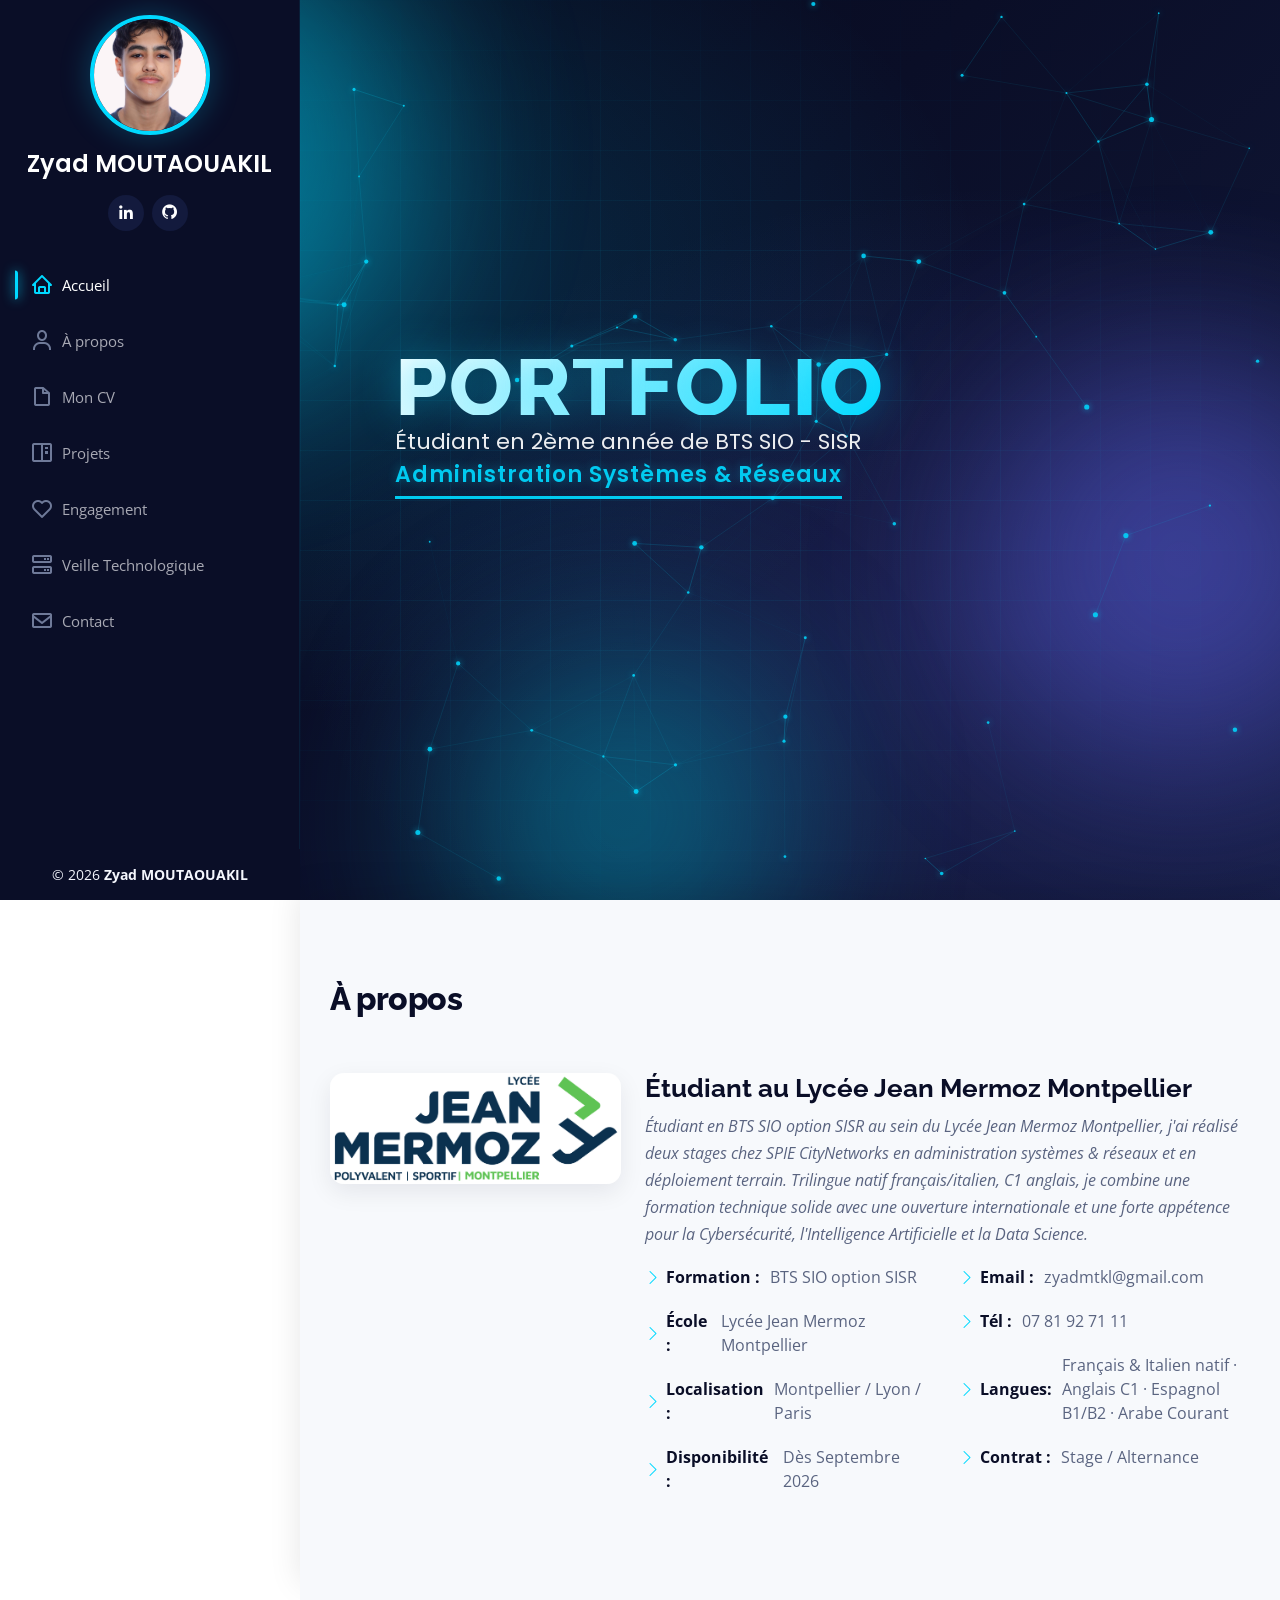
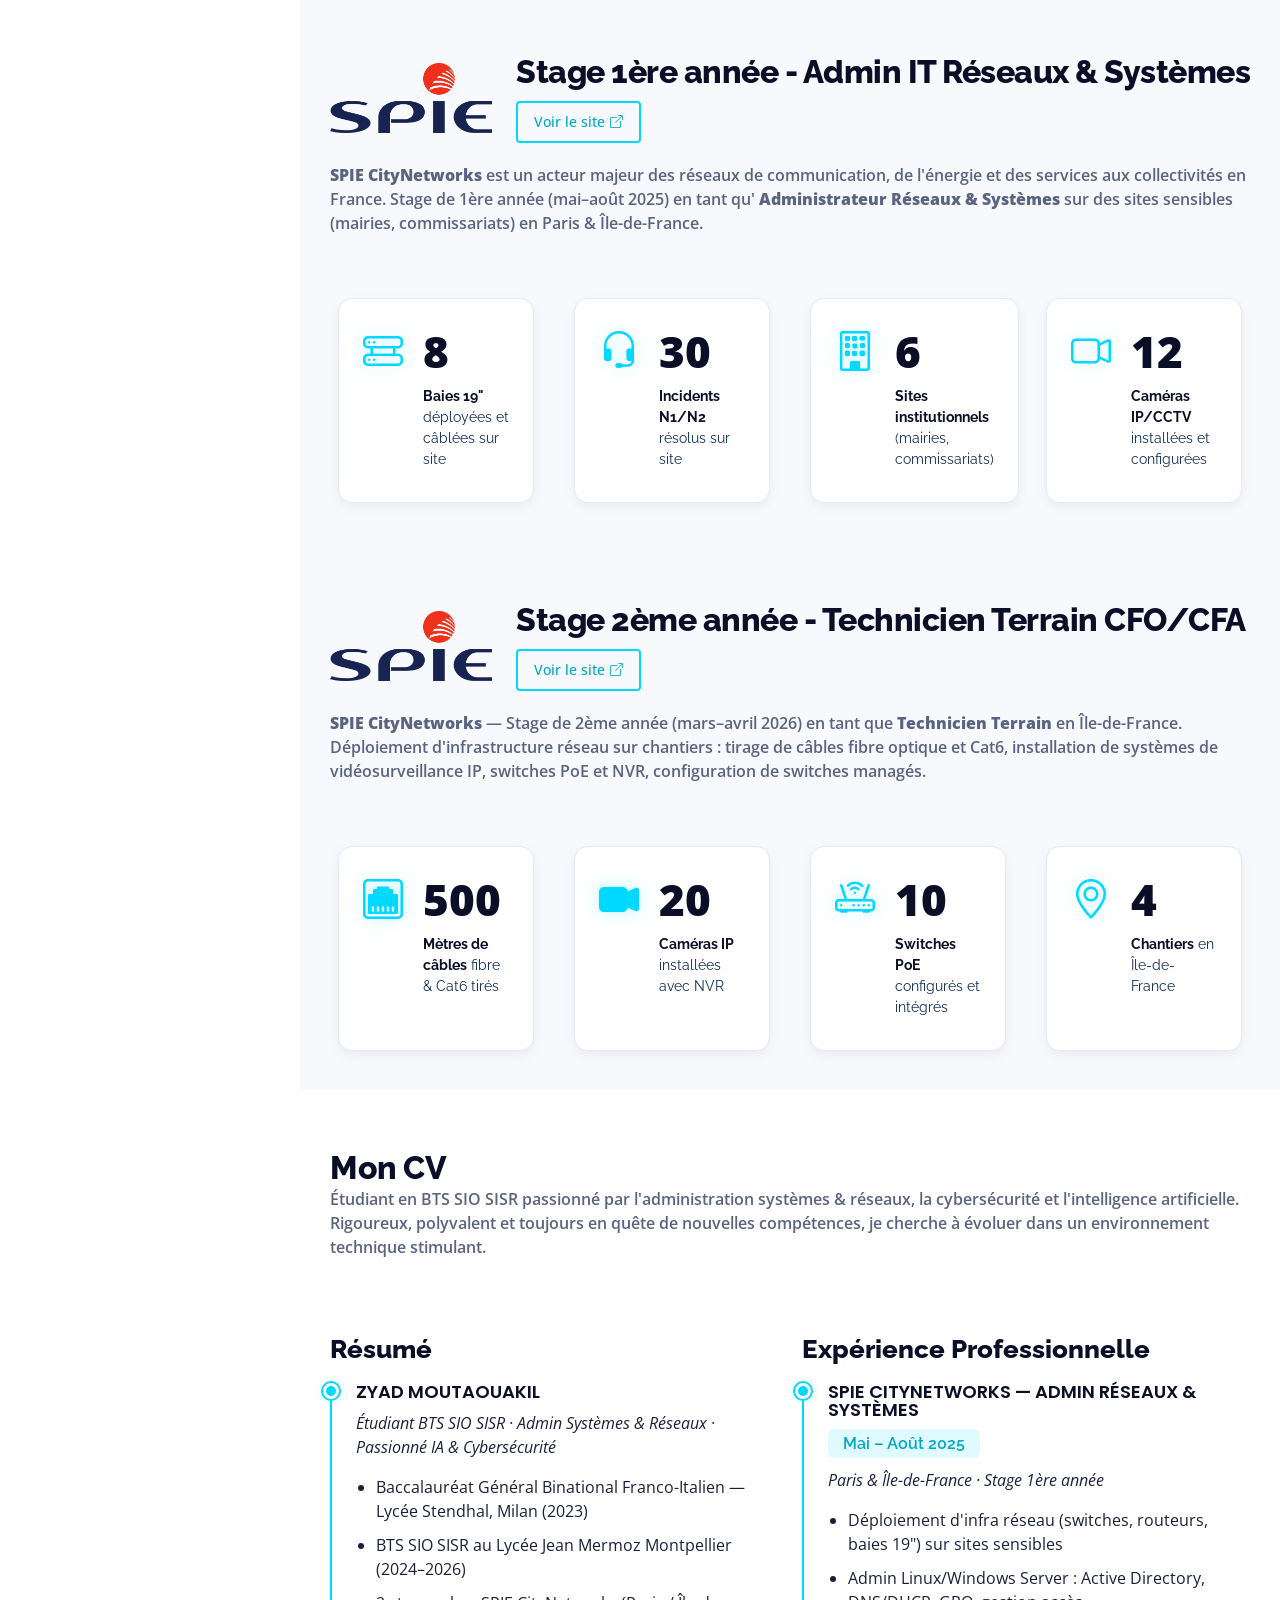
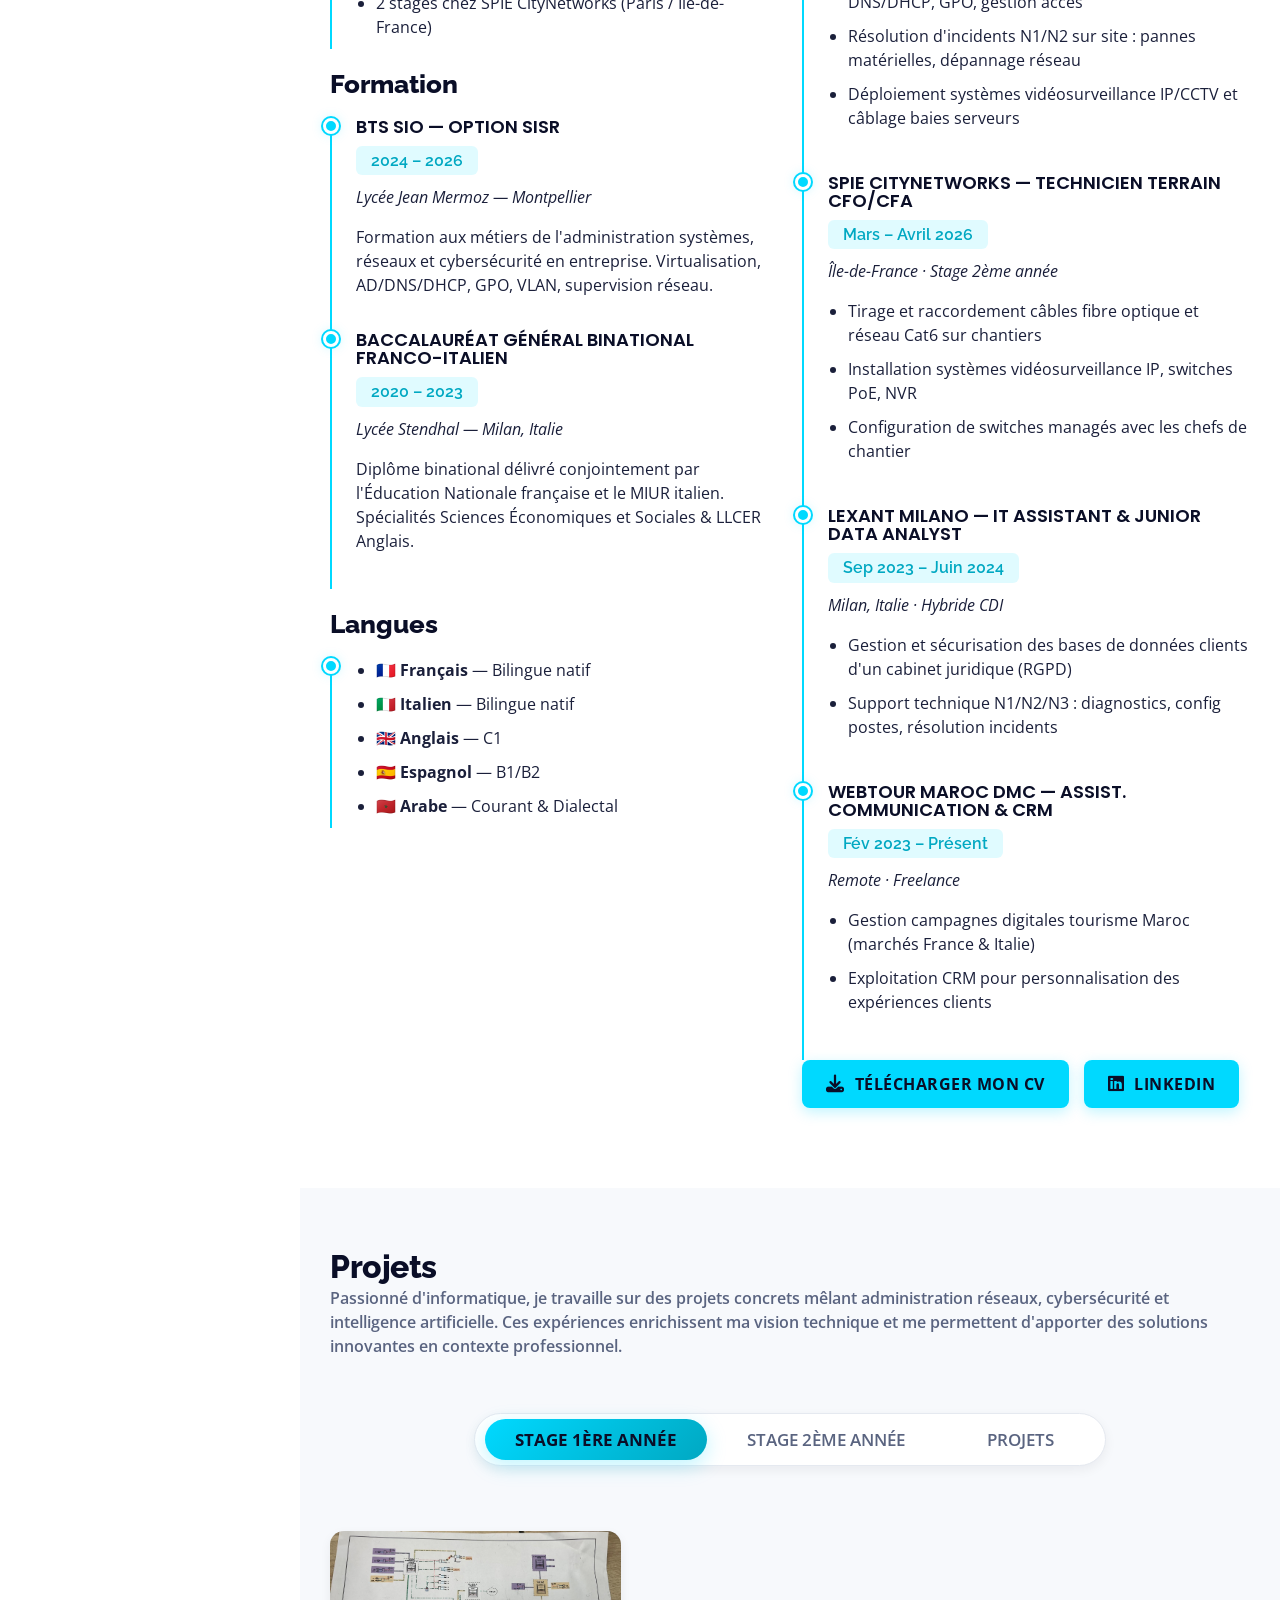
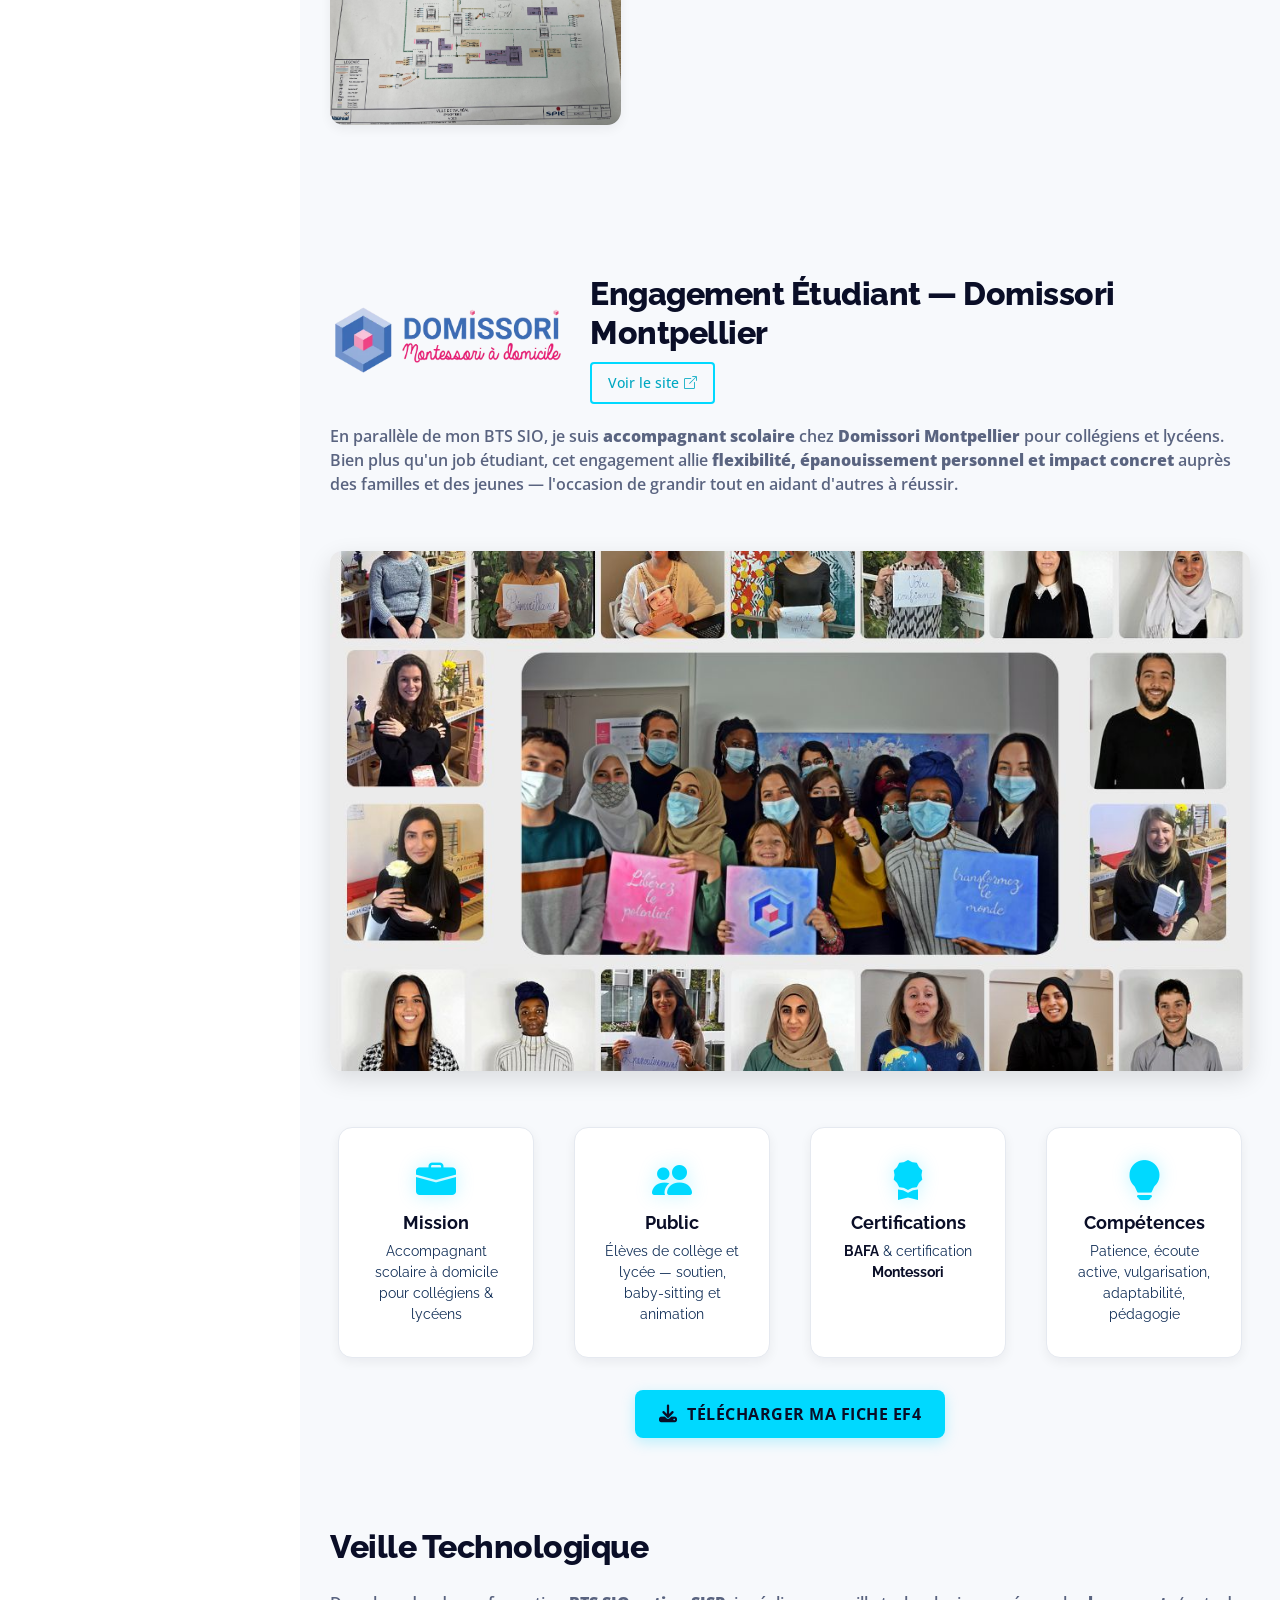
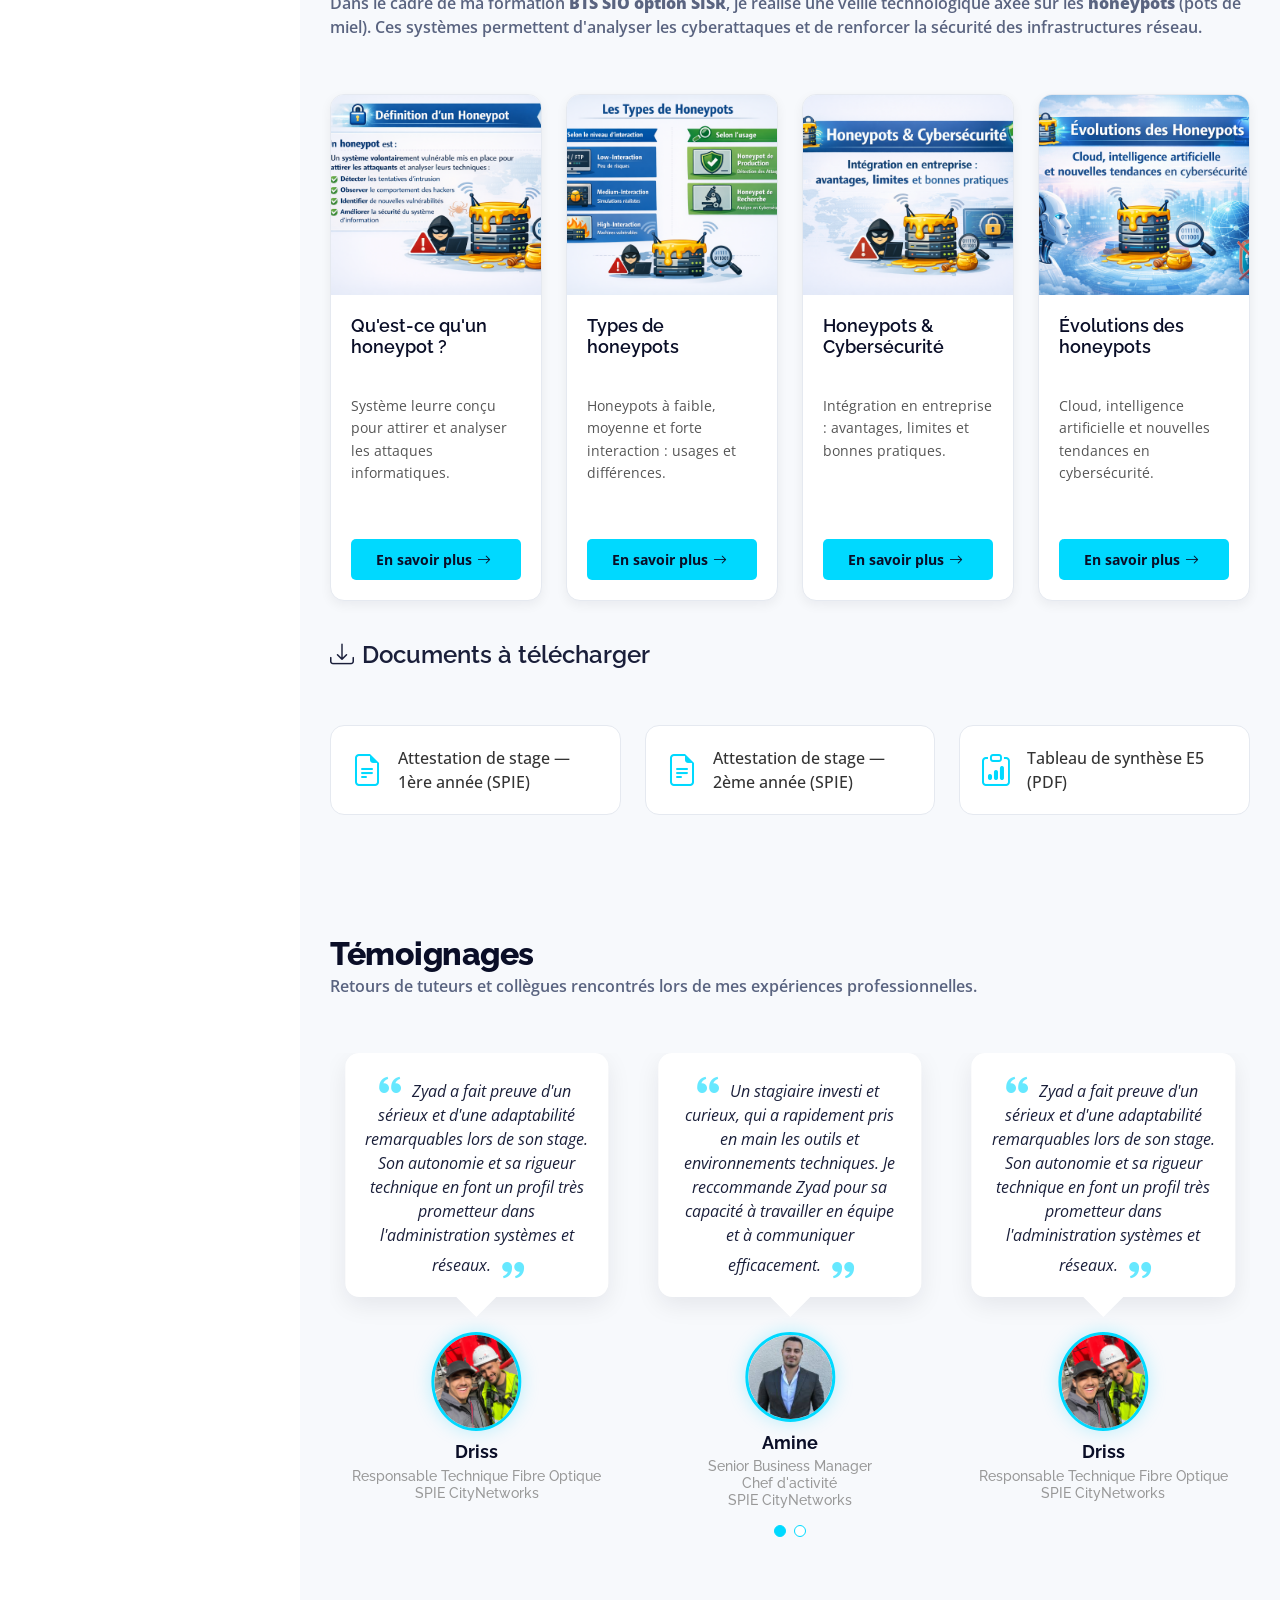
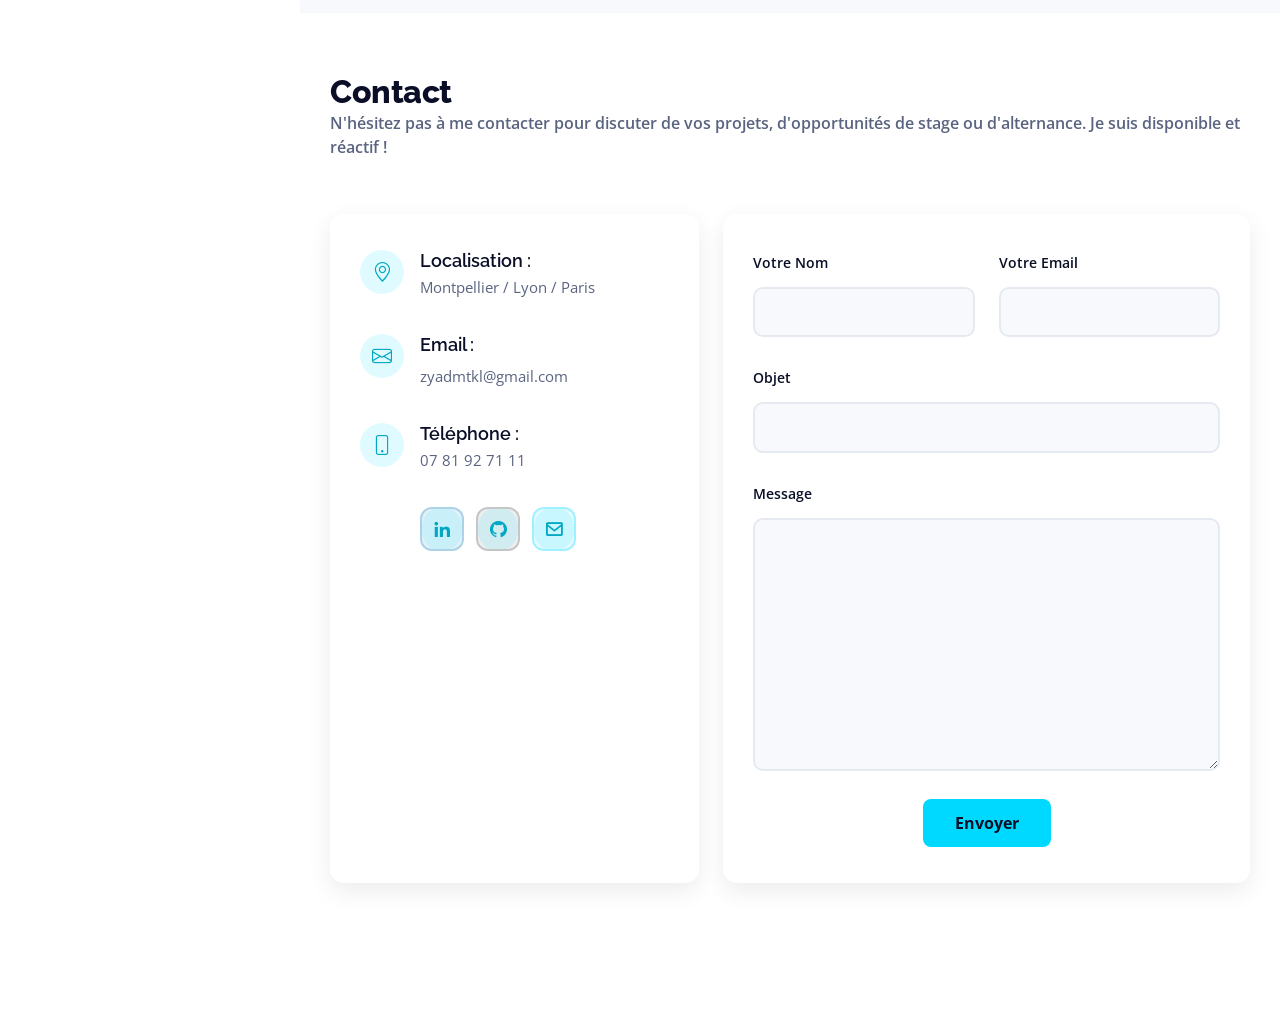
<file: index.html>
<!doctype html>
<html lang="fr">
  <head>
    <meta charset="utf-8" />
    <meta content="width=device-width, initial-scale=1.0" name="viewport" />

    <title>Portfolio — Zyad MOUTAOUAKIL</title>
    <meta
      content="Portfolio de Zyad MOUTAOUAKIL, étudiant BTS SIO option SISR au Lycée Jean Mermoz Montpellier"
      name="description"
    />
    <meta
      content="BTS SIO, SISR, réseaux, systèmes, cybersécurité, administration, Montpellier, Paris"
      name="keywords"
    />

    <!-- Favicons -->
    <link href="assets/img/favicon.png" rel="icon" />
    <link href="assets/img/apple-touch-icon.png" rel="apple-touch-icon" />

    <!-- Google Fonts -->
    <link
      href="https://fonts.googleapis.com/css?family=Open+Sans:300,300i,400,400i,600,600i,700,700i|Raleway:300,300i,400,400i,500,500i,600,600i,700,700i|Poppins:300,300i,400,400i,500,500i,600,600i,700,700i"
      rel="stylesheet"
    />

    <!-- Vendor CSS Files -->
    <link href="assets/vendor/aos/aos.css" rel="stylesheet" />
    <link
      href="assets/vendor/bootstrap/css/bootstrap.min.css"
      rel="stylesheet"
    />
    <link
      href="assets/vendor/bootstrap-icons/bootstrap-icons.css"
      rel="stylesheet"
    />
    <link href="assets/vendor/boxicons/css/boxicons.min.css" rel="stylesheet" />
    <link
      href="assets/vendor/glightbox/css/glightbox.min.css"
      rel="stylesheet"
    />
    <link href="assets/vendor/swiper/swiper-bundle.min.css" rel="stylesheet" />

    <!-- Font Awesome -->
    <link
      rel="stylesheet"
      href="https://cdnjs.cloudflare.com/ajax/libs/font-awesome/6.4.0/css/all.min.css"
    />

    <!-- Template Main CSS File -->
    <link href="assets/css/style.css" rel="stylesheet" />
    <!-- Tech Sobre Override -->
    <link href="assets/css/tech-sobre.css" rel="stylesheet" />
  </head>

  <body>
    <!-- ======= Mobile nav toggle button ======= -->
    <i class="bi bi-list mobile-nav-toggle d-xl-none"></i>

    <!-- ======= Header ======= -->
    <header id="header">
      <div class="d-flex flex-column">
        <div class="profile">
          <img
            src="assets/img/zyad-PFP.jpg"
            alt="Zyad MOUTAOUAKIL"
            class="img-fluid rounded-circle"
          />
          <h1 class="text-light"><a href="index.html">Zyad MOUTAOUAKIL</a></h1>
          <div class="social-links mt-3 text-center">
            <a
              href="https://www.linkedin.com/in/zyad-it"
              class="linkedin"
              target="_blank"
              ><i class="bx bxl-linkedin"></i
            ></a>
            <a href="https://github.com/Zyvdinho" class="github" target="_blank"
              ><i class="bx bxl-github"></i
            ></a>
          </div>
        </div>

        <nav id="navbar" class="nav-menu navbar">
          <ul>
            <li>
              <a href="#hero" class="nav-link scrollto active"
                ><i class="bx bx-home"></i> <span>Accueil</span></a
              >
            </li>
            <li>
              <a href="#about" class="nav-link scrollto"
                ><i class="bx bx-user"></i> <span>À propos</span></a
              >
            </li>
            <li>
              <a href="#resume" class="nav-link scrollto"
                ><i class="bx bx-file-blank"></i> <span>Mon CV</span></a
              >
            </li>
            <li>
              <a href="#portfolio" class="nav-link scrollto"
                ><i class="bx bx-book-content"></i> <span>Projets</span></a
              >
            </li>
            <li>
              <a href="#engagement" class="nav-link scrollto"
                ><i class="bx bx-heart"></i> <span>Engagement</span></a
              >
            </li>
            <li>
              <a href="#services" class="nav-link scrollto"
                ><i class="bx bx-server"></i>
                <span>Veille Technologique</span></a
              >
            </li>
            <li>
              <a href="#contact" class="nav-link scrollto"
                ><i class="bx bx-envelope"></i> <span>Contact</span></a
              >
            </li>
          </ul>
        </nav>
      </div>
    </header>
    <!-- End Header -->

    <!-- ======= Hero Section ======= -->
    <section
      id="hero"
      class="d-flex flex-column justify-content-center align-items-center"
    >
      <!-- Orbes lumineux animés -->
      <div class="hero-orbs">
        <span class="orb orb-1"></span>
        <span class="orb orb-2"></span>
        <span class="orb orb-3"></span>
      </div>
      <!-- Réseau de particules animées -->
      <canvas id="hero-canvas"></canvas>

      <div class="hero-container" data-aos="fade-in">
        <h1>PORTFOLIO</h1>
        <p>
          Étudiant en 2ème année de BTS SIO - SISR<br />
          <span>Administration Systèmes &amp; Réseaux</span>
        </p>
      </div>
    </section>
    <!-- End Hero -->

    <main id="main">
      <!-- ======= About Section ======= -->
      <section id="about" class="about">
        <div class="container">
          <div class="section-title">
            <h2>À propos</h2>
          </div>

          <div class="row">
            <div class="col-lg-4" data-aos="fade-right">
              <img
                src="assets/img/Logo-Mermoz.jpg"
                class="img-fluid"
                alt="Mermoz Montpellier"
              />
            </div>
            <div class="col-lg-8 pt-4 pt-lg-0 content" data-aos="fade-left">
              <h3>Étudiant au Lycée Jean Mermoz Montpellier</h3>
              <p class="fst-italic">
                Étudiant en BTS SIO option SISR au sein du Lycée Jean Mermoz
                Montpellier, j'ai réalisé deux stages chez SPIE CityNetworks en
                administration systèmes &amp; réseaux et en déploiement terrain.
                Trilingue natif français/italien, C1 anglais, je combine une
                formation technique solide avec une ouverture internationale et
                une forte appétence pour la Cybersécurité, l'Intelligence
                Artificielle et la Data Science.
              </p>
              <div class="row">
                <div class="col-lg-6">
                  <ul>
                    <li>
                      <i class="bi bi-chevron-right"></i>
                      <strong>Formation :</strong>
                      <span>BTS SIO option SISR</span>
                    </li>
                    <li>
                      <i class="bi bi-chevron-right"></i>
                      <strong>École :</strong>
                      <span>Lycée Jean Mermoz Montpellier</span>
                    </li>
                    <li>
                      <i class="bi bi-chevron-right"></i>
                      <strong>Localisation :</strong>
                      <span>Montpellier / Lyon / Paris</span>
                    </li>
                    <li>
                      <i class="bi bi-chevron-right"></i>
                      <strong>Disponibilité :</strong>
                      <span>Dès Septembre 2026</span>
                    </li>
                  </ul>
                </div>
                <div class="col-lg-6">
                  <ul>
                    <li>
                      <i class="bi bi-chevron-right"></i>
                      <strong>Email :</strong> <span>zyadmtkl@gmail.com</span>
                    </li>
                    <li>
                      <i class="bi bi-chevron-right"></i> <strong>Tél :</strong>
                      <span>07 81 92 71 11</span>
                    </li>
                    <li>
                      <i class="bi bi-chevron-right"></i>
                      <strong>Langues:</strong>
                      <span
                        >Français &amp; Italien natif · Anglais C1 · Espagnol
                        B1/B2 · Arabe Courant</span
                      >
                    </li>
                    <li>
                      <i class="bi bi-chevron-right"></i>
                      <strong>Contrat :</strong> <span>Stage / Alternance</span>
                    </li>
                  </ul>
                </div>
              </div>
            </div>
          </div>
        </div>
      </section>
      <!-- End About Section -->

      <!-- ======= Facts Section — SPIE Stage 1ère année ======= -->
      <section id="facts" class="facts section-bg">
        <div class="container">
          <div class="section-title">
            <div class="company-header">
              <img
                src="assets/img/Spie.svg.png"
                alt="SPIE CityNetworks"
                class="company-logo"
              />
              <div class="company-title-wrapper">
                <h2>Stage 1ère année - Admin IT Réseaux & Systèmes</h2>
                <a
                  href="https://www.spie.com/fr/"
                  target="_blank"
                  class="btn-visit-site"
                >
                  Voir le site <i class="bi bi-box-arrow-up-right"></i>
                </a>
              </div>
            </div>
            <p>
              <strong>SPIE CityNetworks</strong> est un acteur majeur des
              réseaux de communication, de l'énergie et des services aux
              collectivités en France. Stage de 1ère année (mai–août 2025) en
              tant qu'
              <strong>Administrateur Réseaux &amp; Systèmes</strong> sur des
              sites sensibles (mairies, commissariats) en Paris &amp;
              Île-de-France.
            </p>
          </div>

          <div class="row no-gutters">
            <div
              class="col-lg-3 col-md-6 d-md-flex align-items-md-stretch"
              data-aos="fade-up"
            >
              <div class="count-box">
                <i class="bi bi-hdd-rack"></i>
                <span
                  data-purecounter-start="0"
                  data-purecounter-end="8"
                  data-purecounter-duration="1"
                  class="purecounter"
                ></span>
                <p><strong>Baies 19"</strong> déployées et câblées sur site</p>
              </div>
            </div>

            <div
              class="col-lg-3 col-md-6 d-md-flex align-items-md-stretch"
              data-aos="fade-up"
              data-aos-delay="100"
            >
              <div class="count-box">
                <i class="bi bi-headset"></i>
                <span
                  data-purecounter-start="0"
                  data-purecounter-end="30"
                  data-purecounter-duration="1"
                  class="purecounter"
                ></span>
                <p><strong>Incidents N1/N2</strong> résolus sur site</p>
              </div>
            </div>

            <div
              class="col-lg-3 col-md-6 d-md-flex align-items-md-stretch"
              data-aos="fade-up"
              data-aos-delay="200"
            >
              <div class="count-box">
                <i class="bi bi-building"></i>
                <span
                  data-purecounter-start="0"
                  data-purecounter-end="6"
                  data-purecounter-duration="1"
                  class="purecounter"
                ></span>
                <p>
                  <strong>Sites institutionnels</strong> (mairies,
                  commissariats)
                </p>
              </div>
            </div>

            <div
              class="col-lg-3 col-md-6 d-md-flex align-items-md-stretch"
              data-aos="fade-up"
              data-aos-delay="300"
            >
              <div class="count-box">
                <i class="bi bi-camera-video"></i>
                <span
                  data-purecounter-start="0"
                  data-purecounter-end="12"
                  data-purecounter-duration="1"
                  class="purecounter"
                ></span>
                <p>
                  <strong>Caméras IP/CCTV</strong> installées et configurées
                </p>
              </div>
            </div>
          </div>
        </div>
      </section>
      <!-- End Facts Section -->

      <!-- ======= Facts Section 2 — SPIE Stage 2ème année ======= -->
      <section id="facts2" class="facts section-bg">
        <div class="container">
          <div class="section-title">
            <div class="company-header">
              <img
                src="assets/img/Spie.svg.png"
                alt="SPIE CityNetworks"
                class="company-logo"
              />
              <div class="company-title-wrapper">
                <h2>Stage 2ème année - Technicien Terrain CFO/CFA</h2>
                <a
                  href="https://www.spie.com/fr/"
                  target="_blank"
                  class="btn-visit-site"
                >
                  Voir le site <i class="bi bi-box-arrow-up-right"></i>
                </a>
              </div>
            </div>
            <p>
              <strong>SPIE CityNetworks</strong> — Stage de 2ème année
              (mars–avril 2026) en tant que <strong>Technicien Terrain</strong>
              en Île-de-France. Déploiement d'infrastructure réseau sur
              chantiers : tirage de câbles fibre optique et Cat6, installation
              de systèmes de vidéosurveillance IP, switches PoE et NVR,
              configuration de switches managés.
            </p>
          </div>

          <div class="row no-gutters">
            <div
              class="col-lg-3 col-md-6 d-md-flex align-items-md-stretch"
              data-aos="fade-up"
            >
              <div class="count-box">
                <i class="bi bi-ethernet"></i>
                <span
                  data-purecounter-start="0"
                  data-purecounter-end="500"
                  data-purecounter-duration="1"
                  class="purecounter"
                ></span>
                <p><strong>Mètres de câbles</strong> fibre &amp; Cat6 tirés</p>
              </div>
            </div>

            <div
              class="col-lg-3 col-md-6 d-md-flex align-items-md-stretch"
              data-aos="fade-up"
              data-aos-delay="100"
            >
              <div class="count-box">
                <i class="bi bi-camera-video-fill"></i>
                <span
                  data-purecounter-start="0"
                  data-purecounter-end="20"
                  data-purecounter-duration="1"
                  class="purecounter"
                ></span>
                <p><strong>Caméras IP</strong> installées avec NVR</p>
              </div>
            </div>

            <div
              class="col-lg-3 col-md-6 d-md-flex align-items-md-stretch"
              data-aos="fade-up"
              data-aos-delay="200"
            >
              <div class="count-box">
                <i class="bi bi-router"></i>
                <span
                  data-purecounter-start="0"
                  data-purecounter-end="10"
                  data-purecounter-duration="1"
                  class="purecounter"
                ></span>
                <p><strong>Switches PoE</strong> configurés et intégrés</p>
              </div>
            </div>

            <div
              class="col-lg-3 col-md-6 d-md-flex align-items-md-stretch"
              data-aos="fade-up"
              data-aos-delay="300"
            >
              <div class="count-box">
                <i class="bi bi-geo-alt"></i>
                <span
                  data-purecounter-start="0"
                  data-purecounter-end="4"
                  data-purecounter-duration="1"
                  class="purecounter"
                ></span>
                <p><strong>Chantiers</strong> en Île-de-France</p>
              </div>
            </div>
          </div>
        </div>
      </section>
      <!-- End Facts Section 2 -->

      <!-- ======= Resume Section ======= -->
      <section id="resume" class="resume">
        <div class="container">
          <div class="section-title">
            <h2>Mon CV</h2>
            <p>
              Étudiant en BTS SIO SISR passionné par l'administration systèmes
              &amp; réseaux, la cybersécurité et l'intelligence artificielle.
              Rigoureux, polyvalent et toujours en quête de nouvelles
              compétences, je cherche à évoluer dans un environnement technique
              stimulant.
            </p>
          </div>

          <div class="row">
            <div class="col-lg-6" data-aos="fade-up">
              <h3 class="resume-title">Résumé</h3>
              <div class="resume-item pb-0">
                <h4>Zyad MOUTAOUAKIL</h4>
                <p>
                  <em
                    >Étudiant BTS SIO SISR · Admin Systèmes &amp; Réseaux ·
                    Passionné IA &amp; Cybersécurité</em
                  >
                </p>
                <ul>
                  <li>
                    Baccalauréat Général Binational Franco-Italien — Lycée
                    Stendhal, Milan (2023)
                  </li>
                  <li>
                    BTS SIO SISR au Lycée Jean Mermoz Montpellier (2024–2026)
                  </li>
                  <li>
                    2 stages chez SPIE CityNetworks (Paris / Île-de-France)
                  </li>
                </ul>
              </div>

              <h3 class="resume-title">Formation</h3>
              <div class="resume-item">
                <h4>BTS SIO — Option SISR</h4>
                <h5>2024 – 2026</h5>
                <p><em>Lycée Jean Mermoz — Montpellier</em></p>
                <p>
                  Formation aux métiers de l'administration systèmes, réseaux et
                  cybersécurité en entreprise. Virtualisation, AD/DNS/DHCP, GPO,
                  VLAN, supervision réseau.
                </p>
              </div>
              <div class="resume-item">
                <h4>Baccalauréat Général Binational Franco-Italien</h4>
                <h5>2020 – 2023</h5>
                <p><em>Lycée Stendhal — Milan, Italie</em></p>
                <p>
                  Diplôme binational délivré conjointement par l'Éducation
                  Nationale française et le MIUR italien. Spécialités Sciences
                  Économiques et Sociales &amp; LLCER Anglais.
                </p>
              </div>

              <h3 class="resume-title">Langues</h3>
              <div class="resume-item pb-0">
                <ul>
                  <li>🇫🇷 <strong>Français</strong> — Bilingue natif</li>
                  <li>🇮🇹 <strong>Italien</strong> — Bilingue natif</li>
                  <li>🇬🇧 <strong>Anglais</strong> — C1</li>
                  <li>🇪🇸 <strong>Espagnol</strong> — B1/B2</li>
                  <li>🇲🇦 <strong>Arabe</strong> — Courant & Dialectal</li>
                </ul>
              </div>
            </div>

            <div class="col-lg-6" data-aos="fade-up" data-aos-delay="100">
              <h3 class="resume-title">Expérience Professionnelle</h3>

              <div class="resume-item">
                <h4>SPIE CityNetworks — Admin Réseaux &amp; Systèmes</h4>
                <h5>Mai – Août 2025</h5>
                <p><em>Paris &amp; Île-de-France · Stage 1ère année</em></p>
                <ul>
                  <li>
                    Déploiement d'infra réseau (switches, routeurs, baies 19")
                    sur sites sensibles
                  </li>
                  <li>
                    Admin Linux/Windows Server : Active Directory, DNS/DHCP,
                    GPO, gestion accès
                  </li>
                  <li>
                    Résolution d'incidents N1/N2 sur site : pannes matérielles,
                    dépannage réseau
                  </li>
                  <li>
                    Déploiement systèmes vidéosurveillance IP/CCTV et câblage
                    baies serveurs
                  </li>
                </ul>
              </div>

              <div class="resume-item">
                <h4>SPIE CityNetworks — Technicien Terrain CFO/CFA</h4>
                <h5>Mars – Avril 2026</h5>
                <p><em>Île-de-France · Stage 2ème année</em></p>
                <ul>
                  <li>
                    Tirage et raccordement câbles fibre optique et réseau Cat6
                    sur chantiers
                  </li>
                  <li>
                    Installation systèmes vidéosurveillance IP, switches PoE,
                    NVR
                  </li>
                  <li>
                    Configuration de switches managés avec les chefs de chantier
                  </li>
                </ul>
              </div>

              <div class="resume-item">
                <h4>LEXANT Milano — IT Assistant &amp; Junior Data Analyst</h4>
                <h5>Sep 2023 – Juin 2024</h5>
                <p><em>Milan, Italie · Hybride CDI</em></p>
                <ul>
                  <li>
                    Gestion et sécurisation des bases de données clients d'un
                    cabinet juridique (RGPD)
                  </li>
                  <li>
                    Support technique N1/N2/N3 : diagnostics, config postes,
                    résolution incidents
                  </li>
                </ul>
              </div>

              <div class="resume-item">
                <h4>WebTour MAROC DMC — Assist. Communication &amp; CRM</h4>
                <h5>Fév 2023 – Présent</h5>
                <p><em>Remote · Freelance</em></p>
                <ul>
                  <li>
                    Gestion campagnes digitales tourisme Maroc (marchés France
                    &amp; Italie)
                  </li>
                  <li>
                    Exploitation CRM pour personnalisation des expériences
                    clients
                  </li>
                </ul>
              </div>

              <div class="cv-buttons-container">
                <a
                  href="assets/cv/Zyad_CV_2025.pdf"
                  download="CV_Zyad_Moutaouakil.pdf"
                  class="cyber-btn"
                >
                  <i class="fas fa-download"></i> Télécharger mon CV
                </a>
                <a
                  href="https://www.linkedin.com/in/zyad-it"
                  target="_blank"
                  class="cyber-btn"
                >
                  <i class="fab fa-linkedin"></i> LinkedIn
                </a>
              </div>
            </div>
          </div>
        </div>
      </section>
      <!-- End Resume Section -->

      <!-- ======= Portfolio Section ======= -->
      <section id="portfolio" class="portfolio section-bg">
        <div class="container">
          <div class="section-title">
            <h2>Projets</h2>
            <p>
              Passionné d'informatique, je travaille sur des projets concrets
              mêlant administration réseaux, cybersécurité et intelligence
              artificielle. Ces expériences enrichissent ma vision technique et
              me permettent d'apporter des solutions innovantes en contexte
              professionnel.
            </p>
          </div>

          <div class="row" data-aos="fade-up">
            <div class="col-lg-12 d-flex justify-content-center">
              <ul id="portfolio-flters">
                <li data-filter=".filter-stage1" class="filter-active">
                  Stage 1ère année
                </li>
                <li data-filter=".filter-stage2">Stage 2ème année</li>
                <li data-filter=".filter-tp">Projets</li>
              </ul>
            </div>
          </div>

          <div
            class="row portfolio-container"
            data-aos="fade-up"
            data-aos-delay="100"
          >
            <!-- Stage 1ère année -->
            <div class="col-lg-4 col-md-6 portfolio-item filter-stage1">
              <div class="portfolio-wrap">
                <img
                  src="assets/img/vaureal-plan.jpeg"
                  class="img-fluid"
                  alt="SPIE — Admin Réseaux & Systèmes"
                />
                <div class="portfolio-links">
                  <a
                    href="assets/img/vaureal-plan.jpeg"
                    data-gallery="portfolioGallery"
                    class="portfolio-lightbox"
                    title="SPIE CityNetworks — Stage 1ère année"
                    ><i class="bx bx-plus"></i
                  ></a>
                  <a
                    href="portfolio-details-spie-stage1.html"
                    title="Voir le détail"
                    ><i class="bx bx-link"></i
                  ></a>
                </div>
              </div>
            </div>

            <!-- Stage 2ème année -->
            <div class="col-lg-4 col-md-6 portfolio-item filter-stage2">
              <div class="portfolio-wrap">
                <img
                  src="assets/img/ArmoireIT_2.jpg"
                  class="img-fluid"
                  alt="SPIE — Technicien Terrain"
                />
                <div class="portfolio-links">
                  <a
                    href="assets/img/ArmoireIT_2.jpg"
                    data-gallery="portfolioGallery"
                    class="portfolio-lightbox"
                    title="SPIE CityNetworks — Stage 2ème année"
                    ><i class="bx bx-plus"></i
                  ></a>
                  <a
                    href="portfolio-details-spie-stage2.html"
                    title="Voir le détail"
                    ><i class="bx bx-link"></i
                  ></a>
                </div>
              </div>
            </div>

            <!-- Projet 1 : Zabbix Supervision -->
            <div class="col-lg-4 col-md-6 portfolio-item filter-tp">
              <div class="portfolio-wrap">
                <img
                  src="assets/img/portfolio/zabbix.png"
                  class="img-fluid"
                  alt="Projet Zabbix — Supervision système & réseau"
                  style="
                    background: #fff;
                    padding: 30px;
                    object-fit: contain;
                    height: 240px;
                    width: 100%;
                  "
                />
                <div class="portfolio-links">
                  <a
                    href="assets/img/portfolio/zabbix.png"
                    data-gallery="portfolioGallery"
                    class="portfolio-lightbox"
                    title="Projet — Zabbix : Supervision système &amp; réseau"
                    ><i class="bx bx-plus"></i
                  ></a>
                  <a
                    href="TP_Zabbix_FINAL.pdf"
                    target="_blank"
                    title="Ouvrir le projet (PDF)"
                    ><i class="bx bx-link"></i
                  ></a>
                </div>
              </div>
            </div>

            <!-- Projet 2 : TCP / UDP -->
            <div class="col-lg-4 col-md-6 portfolio-item filter-tp">
              <div class="portfolio-wrap">
                <img
                  src="assets/img/wireshark.jpg"
                  class="img-fluid"
                  alt="Projet TCP/UDP — Wireshark"
                  style="
                    background: #fff;
                    padding: 30px;
                    object-fit: contain;
                    height: 240px;
                    width: 100%;
                  "
                />
                <div class="portfolio-links">
                  <a
                    href="assets/img/wireshark.jpg"
                    data-gallery="portfolioGallery"
                    class="portfolio-lightbox"
                    title="Projet — Analyse des protocoles TCP/UDP avec Wireshark"
                    ><i class="bx bx-plus"></i
                  ></a>
                  <a
                    href="TP_TCP_UDP.pdf"
                    target="_blank"
                    title="Ouvrir le projet (PDF)"
                    ><i class="bx bx-link"></i
                  ></a>
                </div>
              </div>
            </div>

            <!-- Projet 3 : DHCP -->
            <div class="col-lg-4 col-md-6 portfolio-item filter-tp">
              <div class="portfolio-wrap">
                <img
                  src="assets/img/logo-dhcp.png"
                  class="img-fluid"
                  alt="Projet DHCP — Configuration serveur DHCP"
                  style="
                    background: #fff;
                    padding: 30px;
                    object-fit: contain;
                    height: 240px;
                    width: 100%;
                  "
                />
                <div class="portfolio-links">
                  <a
                    href="assets/img/logo-dhcp.png"
                    data-gallery="portfolioGallery"
                    class="portfolio-lightbox"
                    title="Projet — DHCP : Configuration serveur DHCP"
                    ><i class="bx bx-plus"></i
                  ></a>
                  <a
                    href="TP_DHCP.pdf"
                    target="_blank"
                    title="Ouvrir le projet (PDF)"
                    ><i class="bx bx-link"></i
                  ></a>
                </div>
              </div>
            </div>

            <!-- Projet 4 : Active Directory HA & Load Balancing -->
            <div class="col-lg-4 col-md-6 portfolio-item filter-tp">
              <div class="portfolio-wrap">
                <img
                  src="assets/img/portfolio/active-directory-logo.png"
                  class="img-fluid"
                  alt="Projet Active Directory — HA & Load Balancing"
                  style="
                    background: #fff;
                    padding: 30px;
                    object-fit: contain;
                    height: 240px;
                    width: 100%;
                  "
                />
                <div class="portfolio-links">
                  <a
                    href="assets/img/portfolio/active-directory-logo.png"
                    data-gallery="portfolioGallery"
                    class="portfolio-lightbox"
                    title="Projet — Active Directory : HA, Load Balancing &amp; GPO"
                    ><i class="bx bx-plus"></i
                  ></a>
                  <a
                    href="TP_AD_HA_LB.pdf"
                    target="_blank"
                    title="Ouvrir le projet (PDF)"
                    ><i class="bx bx-link"></i
                  ></a>
                </div>
              </div>
            </div>

            <!-- Projet 5 : DNS -->
            <div class="col-lg-4 col-md-6 portfolio-item filter-tp">
              <div class="portfolio-wrap">
                <img
                  src="assets/img/logo-dns.png"
                  class="img-fluid"
                  alt="Projet DNS — Mise en place serveur DNS"
                  style="
                    background: #fff;
                    padding: 30px;
                    object-fit: contain;
                    height: 240px;
                    width: 100%;
                  "
                />
                <div class="portfolio-links">
                  <a
                    href="assets/img/logo-dns.png"
                    data-gallery="portfolioGallery"
                    class="portfolio-lightbox"
                    title="Projet — DNS : Mise en place serveur de noms"
                    ><i class="bx bx-plus"></i
                  ></a>
                  <a
                    href="TP_DNS.pdf"
                    target="_blank"
                    title="Ouvrir le projet (PDF)"
                    ><i class="bx bx-link"></i
                  ></a>
                </div>
              </div>
            </div>

            <!-- Projet 6 : Spanning Tree Protocol -->
            <div class="col-lg-4 col-md-6 portfolio-item filter-tp">
              <div class="portfolio-wrap">
                <img
                  src="assets/img/scolaire/cisco-emblem.jpg"
                  class="img-fluid"
                  alt="Projet Spanning Tree Protocol"
                  style="
                    background: #fff;
                    padding: 30px;
                    object-fit: contain;
                    height: 240px;
                    width: 100%;
                  "
                />
                <div class="portfolio-links">
                  <a
                    href="assets/img/scolaire/cisco-emblem.jpg"
                    data-gallery="portfolioGallery"
                    class="portfolio-lightbox"
                    title="Projet — Spanning Tree Protocol (STP)"
                    ><i class="bx bx-plus"></i
                  ></a>
                  <a
                    href="TP_SpanningTree.pdf"
                    target="_blank"
                    title="Ouvrir le projet (PDF)"
                    ><i class="bx bx-link"></i
                  ></a>
                </div>
              </div>
            </div>
          </div>
        </div>
      </section>
      <!-- End Portfolio Section -->

      <!-- ======= Engagement Étudiant Section ======= -->
      <section id="engagement" class="facts section-bg">
        <div class="container">
          <div class="section-title">
            <div class="company-header">
              <img
                src="assets/img/Logo-Domissori.png"
                alt="Logo Domissori"
                class="company-logo"
              />
              <div class="company-title-wrapper">
                <h2>Engagement Étudiant — Domissori Montpellier</h2>
                <a
                  href="https://domissori.fr/"
                  target="_blank"
                  class="btn-visit-site"
                >
                  Voir le site <i class="bi bi-box-arrow-up-right"></i>
                </a>
              </div>
            </div>
            <p>
              En parallèle de mon BTS SIO, je suis
              <strong>accompagnant scolaire</strong> chez
              <strong>Domissori Montpellier</strong> pour collégiens et lycéens.
              Bien plus qu'un job étudiant, cet engagement allie
              <strong
                >flexibilité, épanouissement personnel et impact concret</strong
              >
              auprès des familles et des jeunes — l'occasion de grandir tout en
              aidant d'autres à réussir.
            </p>
          </div>

          <!-- Photo équipe Domissori -->
          <div class="row mb-5" data-aos="fade-up">
            <div class="col-lg-12">
              <img
                src="assets/img/DomissoriPORTRAITS.jpg"
                alt="Équipe Domissori Montpellier"
                class="img-fluid"
                style="
                  width: 100%;
                  max-height: 520px;
                  object-fit: cover;
                  border-radius: 12px;
                  box-shadow: 0 8px 25px rgba(0, 0, 0, 0.12);
                "
              />
            </div>
          </div>

          <!-- 4 mini-cartes -->
          <div class="row no-gutters">
            <div
              class="col-lg-3 col-md-6 d-md-flex align-items-md-stretch"
              data-aos="fade-up"
            >
              <div class="count-box" style="text-align: center">
                <i
                  class="bi bi-briefcase-fill"
                  style="float: none; display: block; margin-bottom: 12px"
                ></i>
                <h4
                  style="
                    font-family: &quot;Raleway&quot;, sans-serif;
                    font-size: 18px;
                    font-weight: 700;
                    color: #050d18;
                    margin: 0 0 8px 0;
                  "
                >
                  Mission
                </h4>
                <p style="margin: 0; padding: 0">
                  Accompagnant scolaire à domicile pour collégiens &amp; lycéens
                </p>
              </div>
            </div>

            <div
              class="col-lg-3 col-md-6 d-md-flex align-items-md-stretch"
              data-aos="fade-up"
              data-aos-delay="100"
            >
              <div class="count-box" style="text-align: center">
                <i
                  class="bi bi-people-fill"
                  style="float: none; display: block; margin-bottom: 12px"
                ></i>
                <h4
                  style="
                    font-family: &quot;Raleway&quot;, sans-serif;
                    font-size: 18px;
                    font-weight: 700;
                    color: #050d18;
                    margin: 0 0 8px 0;
                  "
                >
                  Public
                </h4>
                <p style="margin: 0; padding: 0">
                  Élèves de collège et lycée — soutien, baby-sitting et
                  animation
                </p>
              </div>
            </div>

            <div
              class="col-lg-3 col-md-6 d-md-flex align-items-md-stretch"
              data-aos="fade-up"
              data-aos-delay="200"
            >
              <div class="count-box" style="text-align: center">
                <i
                  class="bi bi-award-fill"
                  style="float: none; display: block; margin-bottom: 12px"
                ></i>
                <h4
                  style="
                    font-family: &quot;Raleway&quot;, sans-serif;
                    font-size: 18px;
                    font-weight: 700;
                    color: #050d18;
                    margin: 0 0 8px 0;
                  "
                >
                  Certifications
                </h4>
                <p style="margin: 0; padding: 0">
                  <strong>BAFA</strong> &amp; certification
                  <strong>Montessori</strong>
                </p>
              </div>
            </div>

            <div
              class="col-lg-3 col-md-6 d-md-flex align-items-md-stretch"
              data-aos="fade-up"
              data-aos-delay="300"
            >
              <div class="count-box" style="text-align: center">
                <i
                  class="bi bi-lightbulb-fill"
                  style="float: none; display: block; margin-bottom: 12px"
                ></i>
                <h4
                  style="
                    font-family: &quot;Raleway&quot;, sans-serif;
                    font-size: 18px;
                    font-weight: 700;
                    color: #050d18;
                    margin: 0 0 8px 0;
                  "
                >
                  Compétences
                </h4>
                <p style="margin: 0; padding: 0">
                  Patience, écoute active, vulgarisation, adaptabilité,
                  pédagogie
                </p>
              </div>
            </div>
          </div>

          <!-- Bouton téléchargement fiche EF4 -->
          <div class="text-center mt-4">
            <a
              href="EF4-Zyad-EngagementEtudiant.pdf"
              download
              class="cyber-btn"
            >
              <i class="fas fa-download"></i> Télécharger ma fiche EF4
            </a>
          </div>
        </div>
      </section>
      <!-- End Engagement Étudiant Section -->

      <!-- ======= Veille Technologique Section ======= -->
      <section id="services" class="services section-bg">
        <div class="container">
          <div class="section-title">
            <h2>Veille Technologique</h2>
            <p>
              <br />
              Dans le cadre de ma formation
              <strong>BTS SIO option SISR</strong>, je réalise une veille
              technologique axée sur les <strong>honeypots</strong> (pots de
              miel). Ces systèmes permettent d'analyser les cyberattaques et de
              renforcer la sécurité des infrastructures réseau.
            </p>
          </div>

          <div class="row">
            <!-- Carte 1 -->
            <div class="col-lg-3 col-md-6">
              <div class="veille-card">
                <div class="card-image">
                  <img
                    src="assets/img/portfolio/Definition_henoypot.png"
                    alt="Définition honeypot"
                  />
                </div>
                <div class="card-content">
                  <h3>Qu'est-ce qu'un honeypot ?</h3>
                  <p>
                    Système leurre conçu pour attirer et analyser les attaques
                    informatiques.
                  </p>
                  <a
                    href="portfolio-details-honeypot-definition.html"
                    class="btn-learn-more"
                  >
                    En savoir plus <i class="bi bi-arrow-right"></i>
                  </a>
                </div>
              </div>
            </div>

            <!-- Carte 2 -->
            <div class="col-lg-3 col-md-6">
              <div class="veille-card">
                <div class="card-image">
                  <img
                    src="assets/img/portfolio/honeypot-types.png"
                    alt="Types de honeypots"
                  />
                </div>
                <div class="card-content">
                  <h3>Types de honeypots</h3>
                  <p>
                    Honeypots à faible, moyenne et forte interaction : usages et
                    différences.
                  </p>
                  <a
                    href="portfolio-details-honeypot-types.html"
                    class="btn-learn-more"
                  >
                    En savoir plus <i class="bi bi-arrow-right"></i>
                  </a>
                </div>
              </div>
            </div>

            <!-- Carte 3 -->
            <div class="col-lg-3 col-md-6">
              <div class="veille-card">
                <div class="card-image">
                  <img
                    src="assets/img/portfolio/honeypots-cyber.png"
                    alt="Honeypots cybersécurité"
                  />
                </div>
                <div class="card-content">
                  <h3>Honeypots &amp; Cybersécurité</h3>
                  <p>
                    Intégration en entreprise : avantages, limites et bonnes
                    pratiques.
                  </p>
                  <a
                    href="portfolio-details-honeypot-cyber.html"
                    class="btn-learn-more"
                  >
                    En savoir plus <i class="bi bi-arrow-right"></i>
                  </a>
                </div>
              </div>
            </div>

            <!-- Carte 4 -->
            <div class="col-lg-3 col-md-6">
              <div class="veille-card">
                <div class="card-image">
                  <img
                    src="assets/img/portfolio/honeypots-futur.png"
                    alt="Futur des honeypots"
                  />
                </div>
                <div class="card-content">
                  <h3>Évolutions des honeypots</h3>
                  <p>
                    Cloud, intelligence artificielle et nouvelles tendances en
                    cybersécurité.
                  </p>
                  <a
                    href="portfolio-details-honeypot-futur.html"
                    class="btn-learn-more"
                  >
                    En savoir plus <i class="bi bi-arrow-right"></i>
                  </a>
                </div>
              </div>
            </div>
          </div>

          <!-- Documents à télécharger -->
          <div class="downloads-section">
            <h4 class="section-title">
              <i class="bi bi-download me-2"></i>Documents à télécharger
            </h4>
            <div class="row g-4">
              <div class="col-md-4">
                <a
                  href="AttestationStage_SIO_Zyad.pdf"
                  download
                  class="download-card"
                >
                  <i class="bi bi-file-earmark-text"></i>
                  <span>Attestation de stage — 1ère année (SPIE)</span>
                </a>
              </div>
              <div class="col-md-4">
                <a
                  href="AttestationStage_SIO_Zyad.pdf"
                  download
                  class="download-card"
                >
                  <i class="bi bi-file-earmark-text"></i>
                  <span>Attestation de stage — 2ème année (SPIE)</span>
                </a>
              </div>
              <div class="col-md-4">
                <a
                  href="Zyad-TableauSyntheseBTS.pdf"
                  download="Zyad-TableauSyntheseBTS.pdf"
                  class="download-card"
                >
                  <i class="bi bi-clipboard-data"></i>
                  <span>Tableau de synthèse E5 (PDF)</span>
                </a>
              </div>
            </div>
          </div>
        </div>
      </section>
      <!-- End Veille Technologique Section -->

      <!-- ======= Testimonials Section ======= -->
      <section id="testimonials" class="testimonials section-bg">
        <div class="container">
          <div class="section-title">
            <h2>Témoignages</h2>
            <p>
              Retours de tuteurs et collègues rencontrés lors de mes expériences
              professionnelles.
            </p>
          </div>

          <div
            class="testimonials-slider swiper"
            data-aos="fade-up"
            data-aos-delay="100"
          >
            <div class="swiper-wrapper">
              <div class="swiper-slide">
                <div class="testimonial-item" data-aos="fade-up">
                  <p>
                    <i class="bx bxs-quote-alt-left quote-icon-left"></i>
                    Zyad a fait preuve d'un sérieux et d'une adaptabilité
                    remarquables lors de son stage. Son autonomie et sa rigueur
                    technique en font un profil très prometteur dans
                    l'administration systèmes et réseaux.
                    <i class="bx bxs-quote-alt-right quote-icon-right"></i>
                  </p>
                  <img
                    src="assets/img/testimonials/Driss&Zyad.jpeg"
                    class="testimonial-img"
                    alt=""
                  />
                  <h3>Driss</h3>
                  <h4>Responsable Technique Fibre Optique</h4>
                  <h4>SPIE CityNetworks</h4>
                </div>
              </div>

              <div class="swiper-slide">
                <div
                  class="testimonial-item"
                  data-aos="fade-up"
                  data-aos-delay="100"
                >
                  <p>
                    <i class="bx bxs-quote-alt-left quote-icon-left"></i>
                    Un stagiaire investi et curieux, qui a rapidement pris en
                    main les outils et environnements techniques. Je reccommande
                    Zyad pour sa capacité à travailler en équipe et à
                    communiquer efficacement.
                    <i class="bx bxs-quote-alt-right quote-icon-right"></i>
                  </p>
                  <img
                    src="assets/img/testimonials/AmineCEO.jpeg.jpg"
                    class="testimonial-img"
                    alt=""
                  />
                  <h3>Amine</h3>
                  <h4>Senior Business Manager</h4>
                  <h4>Chef d'activité</h4>
                  <h4>SPIE CityNetworks</h4>
                </div>
              </div>
            </div>
            <div class="swiper-pagination"></div>
          </div>
        </div>
      </section>
      <!-- End Testimonials Section -->

      <!-- ======= Contact Section ======= -->
      <section id="contact" class="contact">
        <div class="container">
          <div class="section-title">
            <h2>Contact</h2>
            <p>
              N'hésitez pas à me contacter pour discuter de vos projets,
              d'opportunités de stage ou d'alternance. Je suis disponible et
              réactif !
            </p>
          </div>

          <div class="row" data-aos="fade-in">
            <div class="col-lg-5 d-flex align-items-stretch">
              <div class="info">
                <div class="address">
                  <i class="bi bi-geo-alt"></i>
                  <h4>Localisation :</h4>
                  <p>Montpellier / Lyon / Paris</p>
                </div>
                <div class="email">
                  <i class="bi bi-envelope"></i>
                  <h4>Email :</h4>
                  <p>zyadmtkl@gmail.com</p>
                </div>
                <div class="phone">
                  <i class="bi bi-phone"></i>
                  <h4>Téléphone :</h4>
                  <p>07 81 92 71 11</p>
                </div>
                <div class="contact-socials">
                  <a
                    href="https://www.linkedin.com/in/zyad-it"
                    target="_blank"
                    class="contact-social-btn linkedin"
                    aria-label="LinkedIn"
                  >
                    <i class="bx bxl-linkedin"></i>
                  </a>
                  <a
                    href="https://github.com/Zyvdinho"
                    target="_blank"
                    class="contact-social-btn github"
                    aria-label="GitHub"
                  >
                    <i class="bx bxl-github"></i>
                  </a>
                  <a
                    href="mailto:zyadmtkl@gmail.com"
                    class="contact-social-btn mail"
                    aria-label="Email"
                  >
                    <i class="bx bx-envelope"></i>
                  </a>
                </div>
              </div>
            </div>

            <div class="col-lg-7 mt-5 mt-lg-0 d-flex align-items-stretch">
              <form
                action="forms/contact.php"
                method="post"
                role="form"
                class="php-email-form"
              >
                <div class="row">
                  <div class="form-group col-md-6">
                    <label for="name">Votre Nom</label>
                    <input
                      type="text"
                      name="name"
                      class="form-control"
                      id="name"
                      required
                    />
                  </div>
                  <div class="form-group col-md-6">
                    <label for="email">Votre Email</label>
                    <input
                      type="email"
                      class="form-control"
                      name="email"
                      id="email"
                      required
                    />
                  </div>
                </div>
                <div class="form-group">
                  <label for="subject">Objet</label>
                  <input
                    type="text"
                    class="form-control"
                    name="subject"
                    id="subject"
                    required
                  />
                </div>
                <div class="form-group">
                  <label for="message">Message</label>
                  <textarea
                    class="form-control"
                    name="message"
                    rows="10"
                    required
                  ></textarea>
                </div>
                <div class="my-3">
                  <div class="loading">Chargement...</div>
                  <div class="error-message">
                    Désolé, votre message n'a pas pu être envoyé. Contactez-moi
                    directement : zyadmtkl@gmail.com
                  </div>
                  <div class="sent-message">
                    Votre message a été envoyé, merci !
                  </div>
                </div>
                <div class="text-center">
                  <button type="submit">Envoyer</button>
                </div>
              </form>
            </div>
          </div>
        </div>
      </section>
      <!-- End Contact Section -->
    </main>
    <!-- End #main -->

    <!-- ======= Footer ======= -->
    <footer id="footer">
      <div class="container">
        <div class="copyright">
          &copy; 2026 <strong><span>Zyad MOUTAOUAKIL</span></strong>
        </div>
      </div>
    </footer>
    <!-- End Footer -->

    <a
      href="#"
      class="back-to-top d-flex align-items-center justify-content-center"
      ><i class="bi bi-arrow-up-short"></i
    ></a>

    <!-- Vendor JS Files -->
    <script src="assets/vendor/purecounter/purecounter_vanilla.js"></script>
    <script src="assets/vendor/aos/aos.js"></script>
    <script src="assets/vendor/bootstrap/js/bootstrap.bundle.min.js"></script>
    <script src="assets/vendor/glightbox/js/glightbox.min.js"></script>
    <script src="assets/vendor/isotope-layout/isotope.pkgd.min.js"></script>
    <script src="assets/vendor/swiper/swiper-bundle.min.js"></script>
    <script src="assets/vendor/typed.js/typed.umd.js"></script>
    <script src="assets/vendor/waypoints/noframework.waypoints.js"></script>
    <script src="assets/vendor/php-email-form/validate.js"></script>

    <!-- Template Main JS File -->
    <script src="assets/js/main.js"></script>

    <!-- Hero — Réseau de particules animées -->
    <script>
      (function () {
        const canvas = document.getElementById("hero-canvas");
        if (!canvas) return;
        const ctx = canvas.getContext("2d");
        const hero = document.getElementById("hero");
        let particles = [];
        let mouse = { x: -9999, y: -9999 };

        function resize() {
          canvas.width = hero.offsetWidth;
          canvas.height = hero.offsetHeight;
        }
        resize();
        window.addEventListener("resize", resize);
        hero.addEventListener("mousemove", (e) => {
          const r = hero.getBoundingClientRect();
          mouse.x = e.clientX - r.left;
          mouse.y = e.clientY - r.top;
        });
        hero.addEventListener("mouseleave", () => {
          mouse.x = -9999;
          mouse.y = -9999;
        });

        const count = window.innerWidth < 768 ? 35 : 80;
        for (let i = 0; i < count; i++) {
          particles.push({
            x: Math.random() * canvas.width,
            y: Math.random() * canvas.height,
            vx: (Math.random() - 0.5) * 0.4,
            vy: (Math.random() - 0.5) * 0.4,
            r: Math.random() * 1.8 + 0.8,
          });
        }

        function loop() {
          ctx.clearRect(0, 0, canvas.width, canvas.height);
          particles.forEach((p) => {
            p.x += p.vx;
            p.y += p.vy;
            if (p.x < 0 || p.x > canvas.width) p.vx *= -1;
            if (p.y < 0 || p.y > canvas.height) p.vy *= -1;
            ctx.beginPath();
            ctx.arc(p.x, p.y, p.r, 0, Math.PI * 2);
            ctx.fillStyle = "rgba(0, 217, 255, 0.85)";
            ctx.shadowColor = "rgba(0, 217, 255, 0.8)";
            ctx.shadowBlur = 6;
            ctx.fill();
          });
          ctx.shadowBlur = 0;

          const maxD = 140;
          for (let i = 0; i < particles.length; i++) {
            for (let j = i + 1; j < particles.length; j++) {
              const dx = particles[i].x - particles[j].x;
              const dy = particles[i].y - particles[j].y;
              const d = Math.sqrt(dx * dx + dy * dy);
              if (d < maxD) {
                const op = (1 - d / maxD) * 0.35;
                ctx.beginPath();
                ctx.moveTo(particles[i].x, particles[i].y);
                ctx.lineTo(particles[j].x, particles[j].y);
                ctx.strokeStyle = "rgba(0, 217, 255, " + op + ")";
                ctx.lineWidth = 0.8;
                ctx.stroke();
              }
            }
            // Connexion vers la souris
            const dxm = particles[i].x - mouse.x;
            const dym = particles[i].y - mouse.y;
            const dm = Math.sqrt(dxm * dxm + dym * dym);
            if (dm < 180) {
              ctx.beginPath();
              ctx.moveTo(particles[i].x, particles[i].y);
              ctx.lineTo(mouse.x, mouse.y);
              ctx.strokeStyle = "rgba(0, 217, 255, " + (1 - dm / 180) * 0.6 + ")";
              ctx.lineWidth = 1;
              ctx.stroke();
            }
          }
          requestAnimationFrame(loop);
        }
        loop();
      })();
    </script>

    <script>
      // Animation pour les cartes veille au scroll
      document.addEventListener("DOMContentLoaded", function () {
        const cards = document.querySelectorAll(".veille-card");
        const observer = new IntersectionObserver(
          (entries) => {
            entries.forEach((entry) => {
              if (entry.isIntersecting) {
                entry.target.style.opacity = "1";
                entry.target.style.transform = "translateY(0)";
              }
            });
          },
          { threshold: 0.1 },
        );
        cards.forEach((card) => {
          card.style.opacity = "0";
          card.style.transform = "translateY(20px)";
          card.style.transition = "opacity 0.6s ease, transform 0.6s ease";
          observer.observe(card);
        });
      });
    </script>
  </body>
</html>
</file>
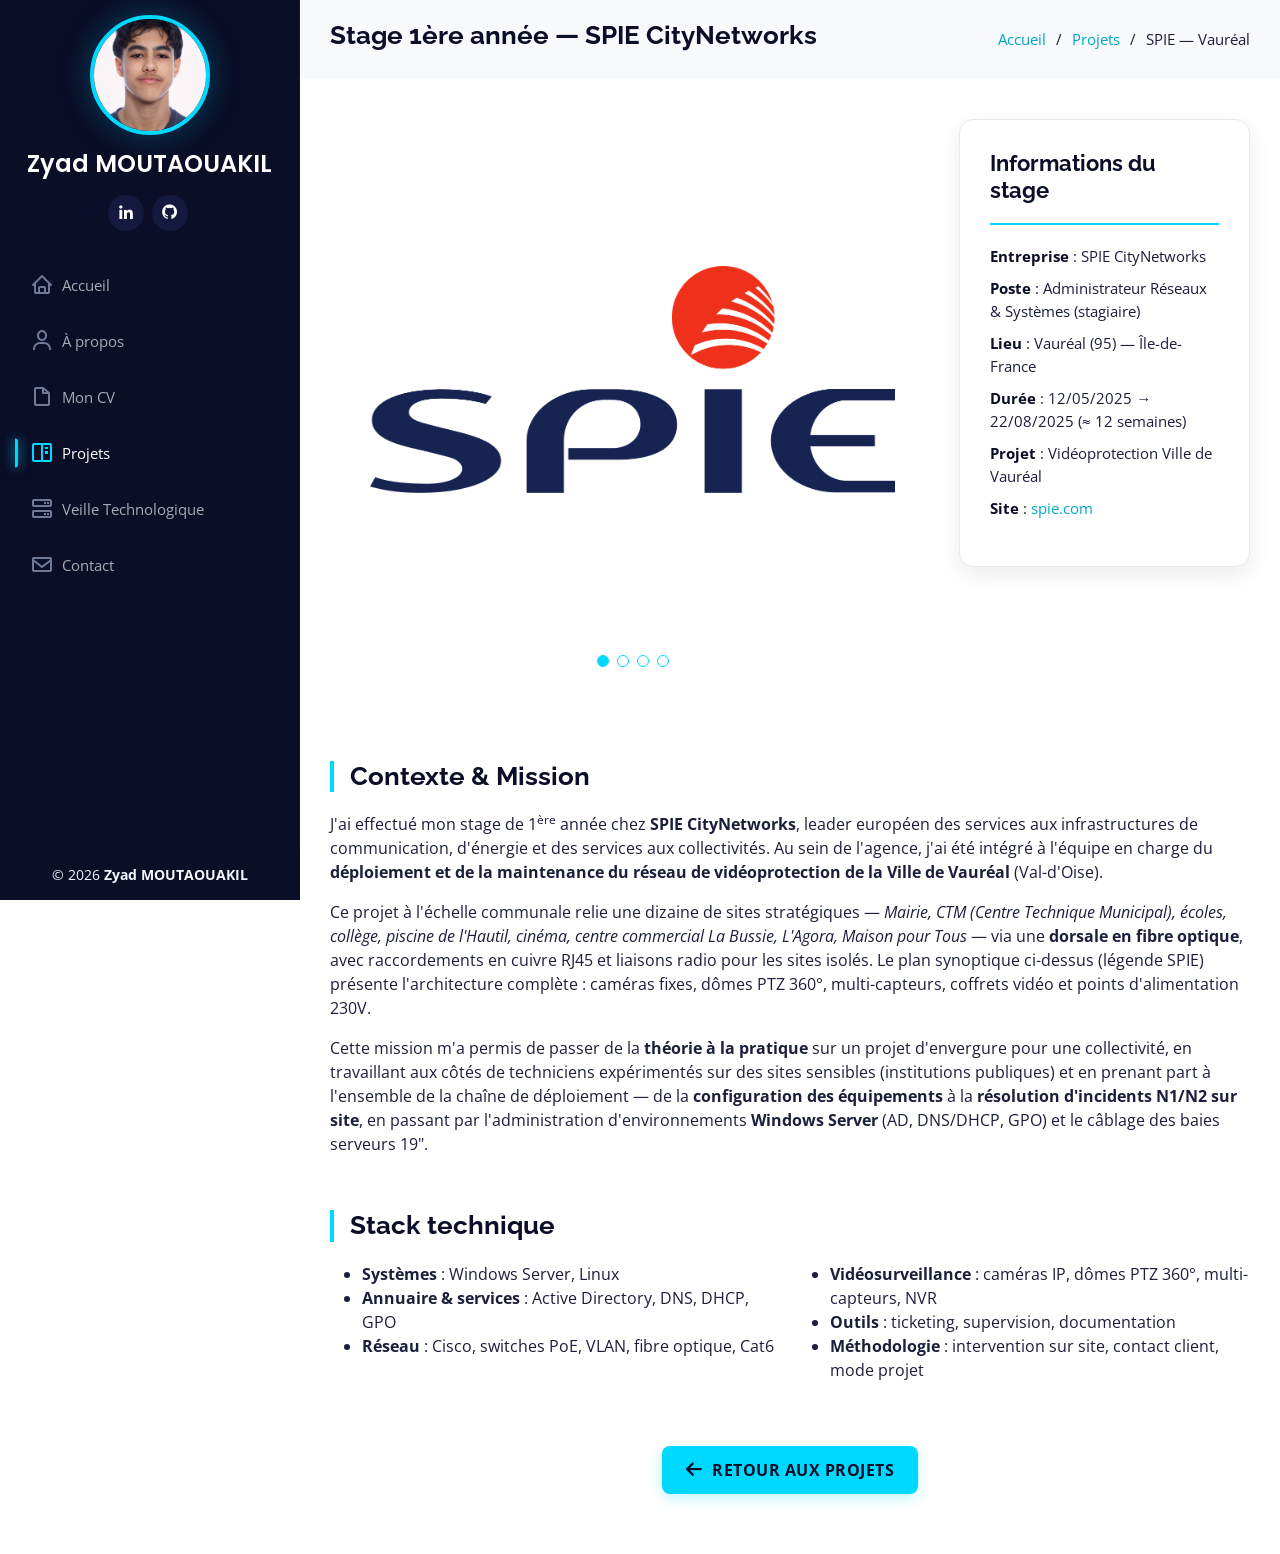
<file: portfolio-details-spie-stage1.html>
<!doctype html>
<html lang="fr">
  <head>
    <meta charset="utf-8" />
    <meta content="width=device-width, initial-scale=1.0" name="viewport" />

    <title>Stage 1ère année — SPIE CityNetworks · Zyad MOUTAOUAKIL</title>
    <meta
      content="Détail du stage 1ère année chez SPIE CityNetworks — Ville de Vauréal"
      name="description"
    />
    <meta
      content="SPIE, CityNetworks, Vauréal, vidéoprotection, BTS SIO SISR, Zyad MOUTAOUAKIL"
      name="keywords"
    />

    <!-- Favicons -->
    <link href="assets/img/favicon.png" rel="icon" />
    <link href="assets/img/apple-touch-icon.png" rel="apple-touch-icon" />

    <!-- Google Fonts -->
    <link
      href="https://fonts.googleapis.com/css?family=Open+Sans:300,300i,400,400i,600,600i,700,700i|Raleway:300,300i,400,400i,500,500i,600,600i,700,700i|Poppins:300,300i,400,400i,500,500i,600,600i,700,700i"
      rel="stylesheet"
    />

    <!-- Vendor CSS Files -->
    <link href="assets/vendor/aos/aos.css" rel="stylesheet" />
    <link
      href="assets/vendor/bootstrap/css/bootstrap.min.css"
      rel="stylesheet"
    />
    <link
      href="assets/vendor/bootstrap-icons/bootstrap-icons.css"
      rel="stylesheet"
    />
    <link href="assets/vendor/boxicons/css/boxicons.min.css" rel="stylesheet" />
    <link
      href="assets/vendor/glightbox/css/glightbox.min.css"
      rel="stylesheet"
    />
    <link href="assets/vendor/swiper/swiper-bundle.min.css" rel="stylesheet" />

    <!-- Font Awesome -->
    <link
      rel="stylesheet"
      href="https://cdnjs.cloudflare.com/ajax/libs/font-awesome/6.4.0/css/all.min.css"
    />

    <!-- Template Main CSS File -->
    <link href="assets/css/style.css" rel="stylesheet" />
    <!-- Tech Sobre Override -->
    <link href="assets/css/tech-sobre.css" rel="stylesheet" />
  </head>

  <body>
    <!-- ======= Mobile nav toggle button ======= -->
    <i class="bi bi-list mobile-nav-toggle d-xl-none"></i>

    <!-- ======= Header (sidebar) ======= -->
    <header id="header">
      <div class="d-flex flex-column">
        <div class="profile">
          <img
            src="assets/img/zyad-PFP.jpg"
            alt="Zyad MOUTAOUAKIL"
            class="img-fluid rounded-circle"
          />
          <h1 class="text-light"><a href="index.html">Zyad MOUTAOUAKIL</a></h1>
          <div class="social-links mt-3 text-center">
            <a
              href="https://www.linkedin.com/in/zyad-it"
              class="linkedin"
              target="_blank"
              ><i class="bx bxl-linkedin"></i
            ></a>
            <a href="https://github.com/Zyvdinho" class="github" target="_blank"
              ><i class="bx bxl-github"></i
            ></a>
          </div>
        </div>

        <nav id="navbar" class="nav-menu navbar">
          <ul>
            <li>
              <a href="index.html#hero" class="nav-link scrollto"
                ><i class="bx bx-home"></i> <span>Accueil</span></a
              >
            </li>
            <li>
              <a href="index.html#about" class="nav-link scrollto"
                ><i class="bx bx-user"></i> <span>À propos</span></a
              >
            </li>
            <li>
              <a href="index.html#resume" class="nav-link scrollto"
                ><i class="bx bx-file-blank"></i> <span>Mon CV</span></a
              >
            </li>
            <li>
              <a href="index.html#portfolio" class="nav-link scrollto active"
                ><i class="bx bx-book-content"></i> <span>Projets</span></a
              >
            </li>
            <li>
              <a href="index.html#services" class="nav-link scrollto"
                ><i class="bx bx-server"></i>
                <span>Veille Technologique</span></a
              >
            </li>
            <li>
              <a href="index.html#contact" class="nav-link scrollto"
                ><i class="bx bx-envelope"></i> <span>Contact</span></a
              >
            </li>
          </ul>
        </nav>
      </div>
    </header>
    <!-- End Header -->

    <main id="main">
      <!-- ======= Breadcrumbs ======= -->
      <section id="breadcrumbs" class="breadcrumbs">
        <div class="container">
          <div class="d-flex justify-content-between align-items-center">
            <h2>Stage 1ère année — SPIE CityNetworks</h2>
            <ol>
              <li><a href="index.html">Accueil</a></li>
              <li><a href="index.html#portfolio">Projets</a></li>
              <li>SPIE — Vauréal</li>
            </ol>
          </div>
        </div>
      </section>
      <!-- End Breadcrumbs -->

      <!-- ======= Portfolio Details Section ======= -->
      <section id="portfolio-details" class="portfolio-details">
        <div class="container">
          <div class="row gy-4">
            <!-- Slider : Logo SPIE + Plan synoptique Vauréal -->
            <div class="col-lg-8">
              <div class="portfolio-details-slider swiper">
                <div class="swiper-wrapper align-items-center">
                  <div class="swiper-slide">
                    <img
                      src="assets/img/Spie.svg.png"
                      alt="Logo SPIE CityNetworks"
                      style="
                        object-fit: contain;
                        max-height: 520px;
                        width: 100%;
                        background: #fff;
                        padding: 40px;
                      "
                    />
                  </div>

                  <div class="swiper-slide">
                    <img
                      src="assets/img/vaureal-plan.jpeg"
                      alt="Plan synoptique vidéoprotection — Ville de Vauréal"
                      style="
                        object-fit: contain;
                        max-height: 520px;
                        width: 100%;
                        background: #fff;
                      "
                    />
                  </div>

                  <div class="swiper-slide">
                    <img
                      src="assets/img/baie-spie.jpeg"
                      alt="Baie informatique 19 pouces — site Ville de Vauréal"
                      style="
                        object-fit: contain;
                        max-height: 520px;
                        width: 100%;
                        background: #fff;
                      "
                    />
                  </div>

                  <div class="swiper-slide">
                    <img
                      src="assets/img/camerasurveillance.jpeg"
                      alt="Écran de supervision caméras de vidéosurveillance — Vauréal"
                      style="
                        object-fit: contain;
                        max-height: 520px;
                        width: 100%;
                        background: #fff;
                      "
                    />
                  </div>
                </div>
                <div class="swiper-pagination"></div>
              </div>
            </div>

            <!-- Bloc info à droite -->
            <div class="col-lg-4">
              <div class="portfolio-info">
                <h3>Informations du stage</h3>
                <ul>
                  <li><strong>Entreprise</strong> : SPIE CityNetworks</li>
                  <li>
                    <strong>Poste</strong> : Administrateur Réseaux &amp;
                    Systèmes (stagiaire)
                  </li>
                  <li><strong>Lieu</strong> : Vauréal (95) — Île-de-France</li>
                  <li>
                    <strong>Durée</strong> : 12/05/2025 → 22/08/2025 (≈ 12
                    semaines)
                  </li>
                  <li>
                    <strong>Projet</strong> : Vidéoprotection Ville de Vauréal
                  </li>
                  <li>
                    <strong>Site</strong> :
                    <a
                      href="https://www.spie.com/fr/"
                      target="_blank"
                      rel="noopener"
                      >spie.com</a
                    >
                  </li>
                </ul>
              </div>
            </div>
          </div>

          <!-- Description -->
          <div class="portfolio-description mt-5">
            <h2>Contexte &amp; Mission</h2>
            <p>
              J'ai effectué mon stage de 1<sup>ère</sup> année chez
              <strong>SPIE CityNetworks</strong>, leader européen des services
              aux infrastructures de communication, d'énergie et des services
              aux collectivités. Au sein de l'agence, j'ai été intégré à
              l'équipe en charge du
              <strong
                >déploiement et de la maintenance du réseau de vidéoprotection
                de la Ville de Vauréal</strong
              >
              (Val-d'Oise).
            </p>
            <p>
              Ce projet à l'échelle communale relie une dizaine de sites
              stratégiques —
              <em
                >Mairie, CTM (Centre Technique Municipal), écoles, collège,
                piscine de l'Hautil, cinéma, centre commercial La Bussie,
                L'Agora, Maison pour Tous</em
              >
              — via une <strong>dorsale en fibre optique</strong>, avec
              raccordements en cuivre RJ45 et liaisons radio pour les sites
              isolés. Le plan synoptique ci-dessus (légende SPIE) présente
              l'architecture complète : caméras fixes, dômes PTZ 360°,
              multi-capteurs, coffrets vidéo et points d'alimentation 230V.
            </p>
            <p>
              Cette mission m'a permis de passer de la
              <strong>théorie à la pratique</strong> sur un projet d'envergure
              pour une collectivité, en travaillant aux côtés de techniciens
              expérimentés sur des sites sensibles (institutions publiques) et
              en prenant part à l'ensemble de la chaîne de déploiement — de la
              <strong>configuration des équipements</strong> à la
              <strong>résolution d'incidents N1/N2 sur site</strong>, en passant
              par l'administration d'environnements
              <strong>Windows Server</strong> (AD, DNS/DHCP, GPO) et le câblage
              des baies serveurs 19".
            </p>
          </div>

          <!-- Stack technique -->
          <div class="portfolio-description mt-4">
            <h2>Stack technique</h2>
            <div class="row g-3">
              <div class="col-md-6">
                <ul>
                  <li><strong>Systèmes</strong> : Windows Server, Linux</li>
                  <li>
                    <strong>Annuaire &amp; services</strong> : Active Directory,
                    DNS, DHCP, GPO
                  </li>
                  <li>
                    <strong>Réseau</strong> : Cisco, switches PoE, VLAN, fibre
                    optique, Cat6
                  </li>
                </ul>
              </div>
              <div class="col-md-6">
                <ul>
                  <li>
                    <strong>Vidéosurveillance</strong> : caméras IP, dômes PTZ
                    360°, multi-capteurs, NVR
                  </li>
                  <li>
                    <strong>Outils</strong> : ticketing, supervision,
                    documentation
                  </li>
                  <li>
                    <strong>Méthodologie</strong> : intervention sur site,
                    contact client, mode projet
                  </li>
                </ul>
              </div>
            </div>
          </div>

          <!-- Retour -->
          <div class="mt-5 text-center">
            <a href="index.html#portfolio" class="cyber-btn">
              <i class="fas fa-arrow-left"></i> Retour aux projets
            </a>
          </div>
        </div>
      </section>
      <!-- End Portfolio Details Section -->
    </main>
    <!-- End #main -->

    <!-- ======= Footer ======= -->
    <footer id="footer">
      <div class="container">
        <div class="copyright">
          &copy; 2026 <strong><span>Zyad MOUTAOUAKIL</span></strong>
        </div>
      </div>
    </footer>
    <!-- End Footer -->

    <a
      href="#"
      class="back-to-top d-flex align-items-center justify-content-center"
    >
      <i class="bi bi-arrow-up-short"></i>
    </a>

    <!-- Vendor JS Files -->
    <script src="assets/vendor/purecounter/purecounter_vanilla.js"></script>
    <script src="assets/vendor/aos/aos.js"></script>
    <script src="assets/vendor/bootstrap/js/bootstrap.bundle.min.js"></script>
    <script src="assets/vendor/glightbox/js/glightbox.min.js"></script>
    <script src="assets/vendor/swiper/swiper-bundle.min.js"></script>

    <!-- Template Main JS File -->
    <script src="assets/js/main.js"></script>
  </body>
</html>
</file>
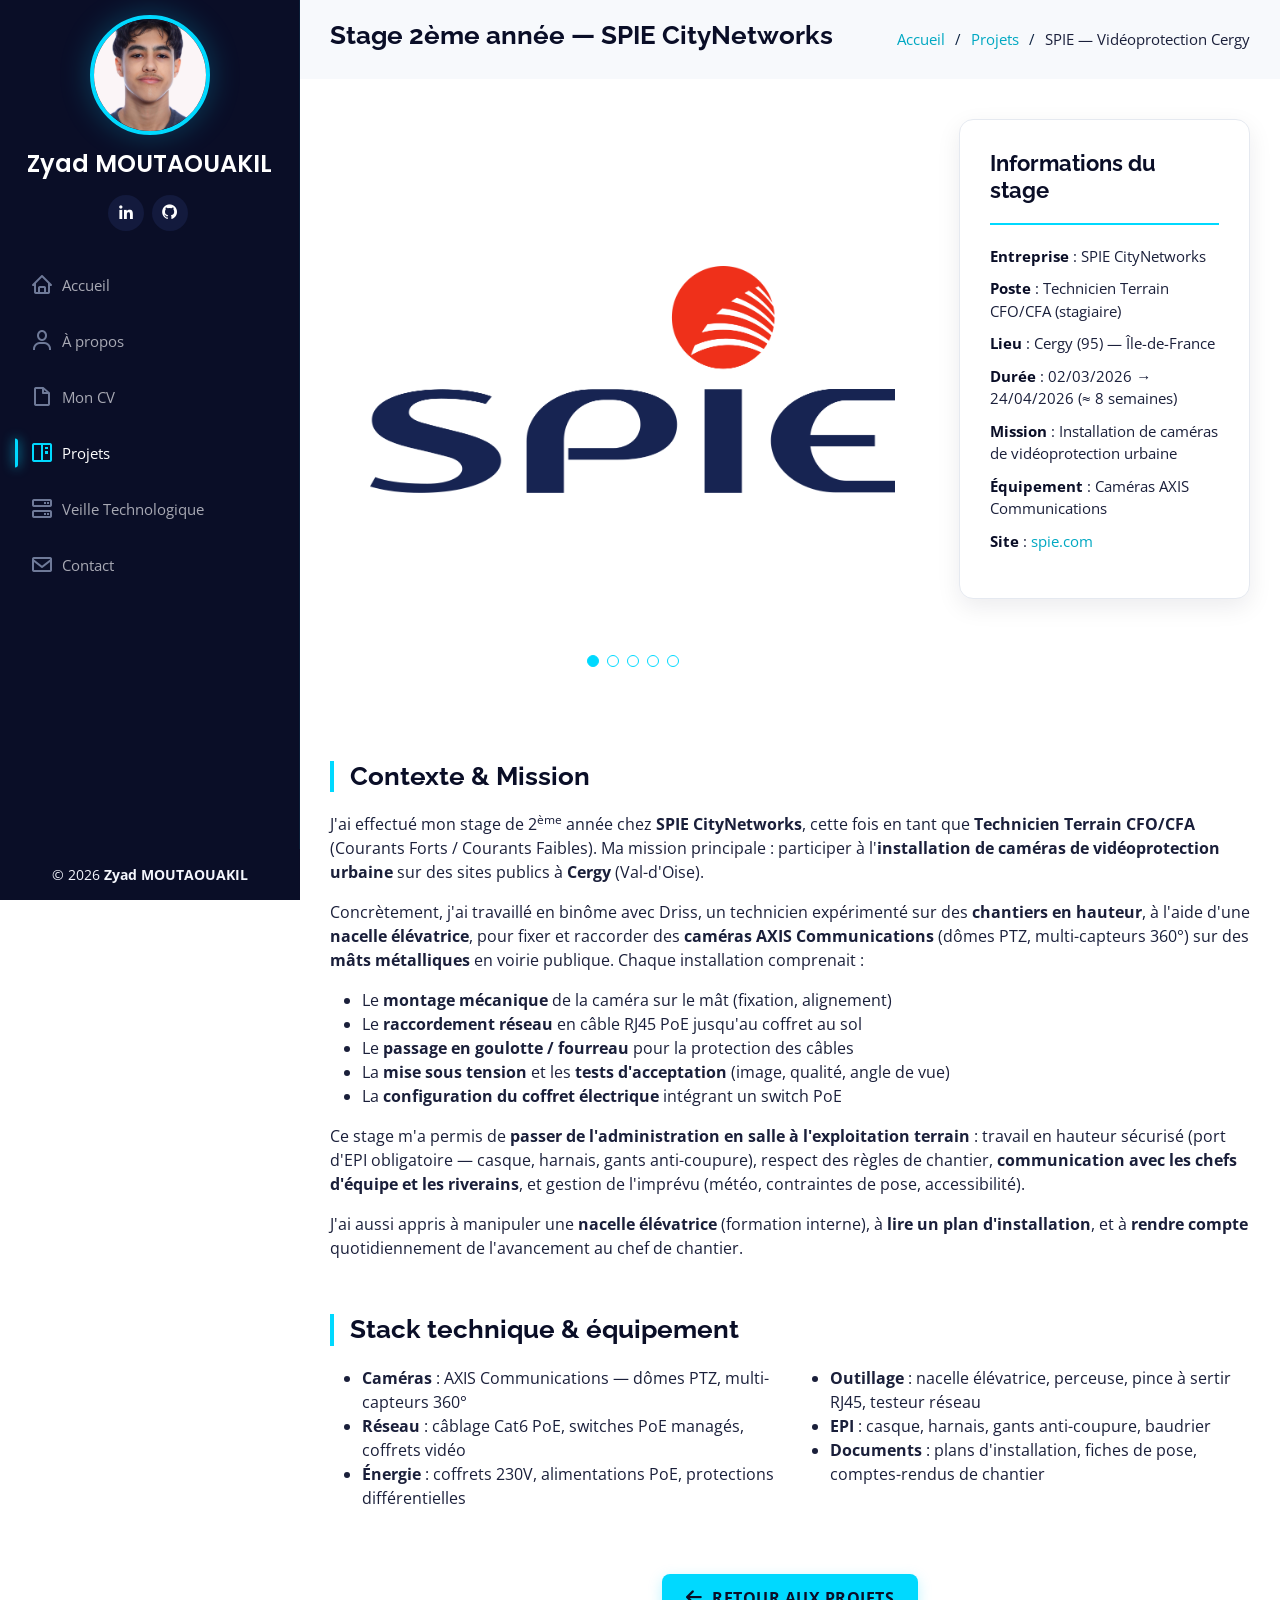
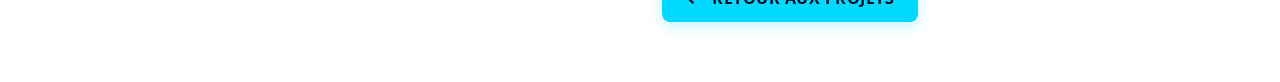
<file: portfolio-details-spie-stage2.html>
<!doctype html>
<html lang="fr">
  <head>
    <meta charset="utf-8" />
    <meta content="width=device-width, initial-scale=1.0" name="viewport" />

    <title>Stage 2ème année — SPIE CityNetworks · Zyad MOUTAOUAKIL</title>
    <meta
      content="Détail du stage 2ème année chez SPIE CityNetworks — Vidéoprotection urbaine à Cergy"
      name="description"
    />
    <meta
      content="SPIE, CityNetworks, Cergy, vidéoprotection, AXIS, caméras, BTS SIO SISR, Zyad MOUTAOUAKIL"
      name="keywords"
    />

    <!-- Favicons -->
    <link href="assets/img/favicon.png" rel="icon" />
    <link href="assets/img/apple-touch-icon.png" rel="apple-touch-icon" />

    <!-- Google Fonts -->
    <link
      href="https://fonts.googleapis.com/css?family=Open+Sans:300,300i,400,400i,600,600i,700,700i|Raleway:300,300i,400,400i,500,500i,600,600i,700,700i|Poppins:300,300i,400,400i,500,500i,600,600i,700,700i"
      rel="stylesheet"
    />

    <!-- Vendor CSS Files -->
    <link href="assets/vendor/aos/aos.css" rel="stylesheet" />
    <link
      href="assets/vendor/bootstrap/css/bootstrap.min.css"
      rel="stylesheet"
    />
    <link
      href="assets/vendor/bootstrap-icons/bootstrap-icons.css"
      rel="stylesheet"
    />
    <link href="assets/vendor/boxicons/css/boxicons.min.css" rel="stylesheet" />
    <link
      href="assets/vendor/glightbox/css/glightbox.min.css"
      rel="stylesheet"
    />
    <link href="assets/vendor/swiper/swiper-bundle.min.css" rel="stylesheet" />

    <!-- Font Awesome -->
    <link
      rel="stylesheet"
      href="https://cdnjs.cloudflare.com/ajax/libs/font-awesome/6.4.0/css/all.min.css"
    />

    <!-- Template Main CSS File -->
    <link href="assets/css/style.css" rel="stylesheet" />
    <!-- Tech Sobre Override -->
    <link href="assets/css/tech-sobre.css" rel="stylesheet" />
  </head>

  <body>
    <!-- ======= Mobile nav toggle button ======= -->
    <i class="bi bi-list mobile-nav-toggle d-xl-none"></i>

    <!-- ======= Header (sidebar) ======= -->
    <header id="header">
      <div class="d-flex flex-column">
        <div class="profile">
          <img
            src="assets/img/zyad-PFP.jpg"
            alt="Zyad MOUTAOUAKIL"
            class="img-fluid rounded-circle"
          />
          <h1 class="text-light"><a href="index.html">Zyad MOUTAOUAKIL</a></h1>
          <div class="social-links mt-3 text-center">
            <a
              href="https://www.linkedin.com/in/zyad-it"
              class="linkedin"
              target="_blank"
              ><i class="bx bxl-linkedin"></i
            ></a>
            <a href="https://github.com/Zyvdinho" class="github" target="_blank"
              ><i class="bx bxl-github"></i
            ></a>
          </div>
        </div>

        <nav id="navbar" class="nav-menu navbar">
          <ul>
            <li>
              <a href="index.html#hero" class="nav-link scrollto"
                ><i class="bx bx-home"></i> <span>Accueil</span></a
              >
            </li>
            <li>
              <a href="index.html#about" class="nav-link scrollto"
                ><i class="bx bx-user"></i> <span>À propos</span></a
              >
            </li>
            <li>
              <a href="index.html#resume" class="nav-link scrollto"
                ><i class="bx bx-file-blank"></i> <span>Mon CV</span></a
              >
            </li>
            <li>
              <a href="index.html#portfolio" class="nav-link scrollto active"
                ><i class="bx bx-book-content"></i> <span>Projets</span></a
              >
            </li>
            <li>
              <a href="index.html#services" class="nav-link scrollto"
                ><i class="bx bx-server"></i>
                <span>Veille Technologique</span></a
              >
            </li>
            <li>
              <a href="index.html#contact" class="nav-link scrollto"
                ><i class="bx bx-envelope"></i> <span>Contact</span></a
              >
            </li>
          </ul>
        </nav>
      </div>
    </header>
    <!-- End Header -->

    <main id="main">
      <!-- ======= Breadcrumbs ======= -->
      <section id="breadcrumbs" class="breadcrumbs">
        <div class="container">
          <div class="d-flex justify-content-between align-items-center">
            <h2>Stage 2ème année — SPIE CityNetworks</h2>
            <ol>
              <li><a href="index.html">Accueil</a></li>
              <li><a href="index.html#portfolio">Projets</a></li>
              <li>SPIE — Vidéoprotection Cergy</li>
            </ol>
          </div>
        </div>
      </section>
      <!-- End Breadcrumbs -->

      <!-- ======= Portfolio Details Section ======= -->
      <section id="portfolio-details" class="portfolio-details">
        <div class="container">
          <div class="row gy-4">
            <!-- Slider : Logo SPIE + photos terrain Cergy -->
            <div class="col-lg-8">
              <div class="portfolio-details-slider swiper">
                <div class="swiper-wrapper align-items-center">
                  <div class="swiper-slide">
                    <img
                      src="assets/img/Spie.svg.png"
                      alt="Logo SPIE CityNetworks"
                      style="
                        object-fit: contain;
                        max-height: 520px;
                        width: 100%;
                        background: #fff;
                        padding: 40px;
                      "
                    />
                  </div>

                  <div class="swiper-slide">
                    <img
                      src="assets/img/AXIS.jpeg"
                      alt="Caméra AXIS Communications multi-capteurs 360° et coffret électrique"
                      style="
                        object-fit: contain;
                        max-height: 520px;
                        width: 100%;
                        background: #fff;
                      "
                    />
                  </div>

                  <div class="swiper-slide">
                    <img
                      src="assets/img/ZyadSelfie.jpeg"
                      alt="Caméra dôme PTZ installée en hauteur sur mât — Cergy"
                      style="
                        object-fit: contain;
                        max-height: 520px;
                        width: 100%;
                        background: #fff;
                      "
                    />
                  </div>

                  <div class="swiper-slide">
                    <img
                      src="assets/img/Nacelle.jpeg"
                      alt="Technicien SPIE en nacelle élévatrice installant une caméra sous viaduc — Cergy"
                      style="
                        object-fit: contain;
                        max-height: 520px;
                        width: 100%;
                        background: #fff;
                      "
                    />
                  </div>

                  <div class="swiper-slide">
                    <img
                      src="assets/img/SelfieDRISS.jpeg"
                      alt="Équipe SPIE sur chantier après installation — Cergy"
                      style="
                        object-fit: contain;
                        max-height: 520px;
                        width: 100%;
                        background: #fff;
                      "
                    />
                  </div>
                </div>
                <div class="swiper-pagination"></div>
              </div>
            </div>

            <!-- Bloc info à droite -->
            <div class="col-lg-4">
              <div class="portfolio-info">
                <h3>Informations du stage</h3>
                <ul>
                  <li><strong>Entreprise</strong> : SPIE CityNetworks</li>
                  <li>
                    <strong>Poste</strong> : Technicien Terrain CFO/CFA
                    (stagiaire)
                  </li>
                  <li><strong>Lieu</strong> : Cergy (95) — Île-de-France</li>
                  <li>
                    <strong>Durée</strong> : 02/03/2026 → 24/04/2026 (≈ 8
                    semaines)
                  </li>
                  <li>
                    <strong>Mission</strong> : Installation de caméras de
                    vidéoprotection urbaine
                  </li>
                  <li>
                    <strong>Équipement</strong> : Caméras AXIS Communications
                  </li>
                  <li>
                    <strong>Site</strong> :
                    <a
                      href="https://www.spie.com/fr/"
                      target="_blank"
                      rel="noopener"
                      >spie.com</a
                    >
                  </li>
                </ul>
              </div>
            </div>
          </div>

          <!-- Description -->
          <div class="portfolio-description mt-5">
            <h2>Contexte &amp; Mission</h2>
            <p>
              J'ai effectué mon stage de 2<sup>ème</sup> année chez
              <strong>SPIE CityNetworks</strong>, cette fois en tant que
              <strong>Technicien Terrain CFO/CFA</strong> (Courants Forts /
              Courants Faibles). Ma mission principale : participer à l'<strong
                >installation de caméras de vidéoprotection urbaine</strong
              >
              sur des sites publics à <strong>Cergy</strong> (Val-d'Oise).
            </p>
            <p>
              Concrètement, j'ai travaillé en binôme avec Driss, un technicien
              expérimenté sur des
              <strong>chantiers en hauteur</strong>, à l'aide d'une
              <strong>nacelle élévatrice</strong>, pour fixer et raccorder des
              <strong>caméras AXIS Communications</strong> (dômes PTZ,
              multi-capteurs 360°) sur des <strong>mâts métalliques</strong> en
              voirie publique. Chaque installation comprenait :
            </p>
            <ul>
              <li>
                Le <strong>montage mécanique</strong> de la caméra sur le mât
                (fixation, alignement)
              </li>
              <li>
                Le <strong>raccordement réseau</strong> en câble RJ45 PoE
                jusqu'au coffret au sol
              </li>
              <li>
                Le <strong>passage en goulotte / fourreau</strong> pour la
                protection des câbles
              </li>
              <li>
                La <strong>mise sous tension</strong> et les
                <strong>tests d'acceptation</strong> (image, qualité, angle de
                vue)
              </li>
              <li>
                La
                <strong>configuration du coffret électrique</strong> intégrant
                un switch PoE
              </li>
            </ul>
            <p>
              Ce stage m'a permis de
              <strong
                >passer de l'administration en salle à l'exploitation
                terrain</strong
              >
              : travail en hauteur sécurisé (port d'EPI obligatoire — casque,
              harnais, gants anti-coupure), respect des règles de chantier,
              <strong
                >communication avec les chefs d'équipe et les riverains</strong
              >, et gestion de l'imprévu (météo, contraintes de pose,
              accessibilité).
            </p>
            <p>
              J'ai aussi appris à manipuler une
              <strong>nacelle élévatrice</strong> (formation interne), à
              <strong>lire un plan d'installation</strong>, et à
              <strong>rendre compte</strong>
              quotidiennement de l'avancement au chef de chantier.
            </p>
          </div>

          <!-- Stack technique -->
          <div class="portfolio-description mt-4">
            <h2>Stack technique &amp; équipement</h2>
            <div class="row g-3">
              <div class="col-md-6">
                <ul>
                  <li>
                    <strong>Caméras</strong> : AXIS Communications — dômes PTZ,
                    multi-capteurs 360°
                  </li>
                  <li>
                    <strong>Réseau</strong> : câblage Cat6 PoE, switches PoE
                    managés, coffrets vidéo
                  </li>
                  <li>
                    <strong>Énergie</strong> : coffrets 230V, alimentations PoE,
                    protections différentielles
                  </li>
                </ul>
              </div>
              <div class="col-md-6">
                <ul>
                  <li>
                    <strong>Outillage</strong> : nacelle élévatrice, perceuse,
                    pince à sertir RJ45, testeur réseau
                  </li>
                  <li>
                    <strong>EPI</strong> : casque, harnais, gants anti-coupure,
                    baudrier
                  </li>
                  <li>
                    <strong>Documents</strong> : plans d'installation, fiches de
                    pose, comptes-rendus de chantier
                  </li>
                </ul>
              </div>
            </div>
          </div>

          <!-- Retour -->
          <div class="mt-5 text-center">
            <a href="index.html#portfolio" class="cyber-btn">
              <i class="fas fa-arrow-left"></i> Retour aux projets
            </a>
          </div>
        </div>
      </section>
      <!-- End Portfolio Details Section -->
    </main>
    <!-- End #main -->

    <!-- ======= Footer ======= -->
    <footer id="footer">
      <div class="container">
        <div class="copyright">
          &copy; 2026 <strong><span>Zyad MOUTAOUAKIL</span></strong>
        </div>
      </div>
    </footer>
    <!-- End Footer -->

    <a
      href="#"
      class="back-to-top d-flex align-items-center justify-content-center"
    >
      <i class="bi bi-arrow-up-short"></i>
    </a>

    <!-- Vendor JS Files -->
    <script src="assets/vendor/purecounter/purecounter_vanilla.js"></script>
    <script src="assets/vendor/aos/aos.js"></script>
    <script src="assets/vendor/bootstrap/js/bootstrap.bundle.min.js"></script>
    <script src="assets/vendor/glightbox/js/glightbox.min.js"></script>
    <script src="assets/vendor/swiper/swiper-bundle.min.js"></script>

    <!-- Template Main JS File -->
    <script src="assets/js/main.js"></script>
  </body>
</html>
</file>
<file: assets/css/tech-sobre.css>
/* ============================================
   TECH SOBRE — Palette & Polish
   Override de assets/css/style.css
   ============================================ */

:root {
  --c-primary: #0a0e27;       /* Navy nuit */
  --c-primary-2: #131a3d;     /* Navy un poil plus clair */
  --c-accent: #00d9ff;        /* Cyan tech */
  --c-accent-dark: #00a8c2;   /* Cyan foncé hover */
  --c-accent-glow: rgba(0, 217, 255, 0.25);
  --c-bg-light: #f7f9fc;      /* Section bg clair */
  --c-bg-card: #ffffff;
  --c-text-dark: #1a1f3a;
  --c-text-muted: #5a6480;
  --c-text-light: #f0f4f8;
  --c-border: #e5e9f0;
  --c-shadow-sm: 0 4px 12px rgba(10, 14, 39, 0.06);
  --c-shadow-md: 0 8px 25px rgba(10, 14, 39, 0.08);
  --c-shadow-lg: 0 16px 40px rgba(10, 14, 39, 0.12);
  --c-shadow-glow: 0 8px 30px rgba(0, 217, 255, 0.18);
  --ease-bounce: cubic-bezier(0.175, 0.885, 0.32, 1.275);
  --ease-smooth: cubic-bezier(0.4, 0, 0.2, 1);
}

/* ============================================
   BODY & GLOBAL LINKS
   ============================================ */
body {
  color: var(--c-text-dark);
  background: var(--c-bg-card);
}
a { color: var(--c-accent-dark); }
a:hover { color: var(--c-accent); }

/* ============================================
   HEADER (SIDEBAR)
   ============================================ */
#header {
  background: var(--c-primary) !important;
  border-right: 1px solid rgba(0, 217, 255, 0.08);
}
#header .profile img {
  border: 4px solid var(--c-accent) !important;
  box-shadow: 0 0 30px var(--c-accent-glow);
  transition: all 0.4s var(--ease-smooth);
}
#header .profile img:hover {
  transform: scale(1.04);
  box-shadow: 0 0 40px rgba(0, 217, 255, 0.5);
}
#header .profile h1 a,
#header .profile h1 a:hover { color: #fff !important; }
#header .profile .social-links a {
  background: var(--c-primary-2) !important;
  transition: all 0.3s var(--ease-smooth);
}
#header .profile .social-links a:hover {
  background: var(--c-accent) !important;
  color: var(--c-primary) !important;
  transform: translateY(-3px);
  box-shadow: 0 6px 18px var(--c-accent-glow);
}
.nav-menu a { transition: all 0.3s var(--ease-smooth); }
.nav-menu a i { color: #6f7a99 !important; }
.nav-menu a:hover,
.nav-menu .active,
.nav-menu .active:focus,
.nav-menu li:hover > a { color: #fff !important; }
.nav-menu a:hover i,
.nav-menu .active i,
.nav-menu li:hover > a i { color: var(--c-accent) !important; }
.nav-menu .active { position: relative; }
.nav-menu .active::before {
  content: '';
  position: absolute;
  left: 0; top: 50%;
  width: 3px; height: 60%;
  background: var(--c-accent);
  transform: translateY(-50%);
  border-radius: 0 3px 3px 0;
  box-shadow: 0 0 12px var(--c-accent);
}

/* ============================================
   HERO
   ============================================ */
#hero {
  background:
    radial-gradient(ellipse at 20% 30%, rgba(0, 217, 255, 0.18) 0%, transparent 50%),
    radial-gradient(ellipse at 80% 70%, rgba(99, 102, 241, 0.18) 0%, transparent 50%),
    linear-gradient(135deg, #050818 0%, #0a0e27 45%, #131a3d 100%) !important;
  position: relative !important;
  overflow: hidden !important;
}
#hero::before {
  background: transparent !important;
  display: none;
}
/* Grille tech en surimpression — derrière les particules */
#hero::after {
  content: '';
  position: absolute;
  inset: 0;
  background-image:
    linear-gradient(rgba(0, 217, 255, 0.06) 1px, transparent 1px),
    linear-gradient(90deg, rgba(0, 217, 255, 0.06) 1px, transparent 1px);
  background-size: 50px 50px;
  z-index: 1;
  pointer-events: none;
  mask-image: radial-gradient(ellipse at center, black 30%, transparent 80%);
  -webkit-mask-image: radial-gradient(ellipse at center, black 30%, transparent 80%);
}

/* Canvas des particules */
#hero-canvas {
  position: absolute;
  inset: 0;
  z-index: 2;
  pointer-events: none;
}

/* Orbes lumineux flottants */
.hero-orbs {
  position: absolute;
  inset: 0;
  z-index: 1;
  pointer-events: none;
  overflow: hidden;
}
.orb {
  position: absolute;
  border-radius: 50%;
  filter: blur(90px);
  opacity: 0.45;
  will-change: transform;
}
.orb-1 {
  width: 480px;
  height: 480px;
  background: #00d9ff;
  top: -10%;
  left: -5%;
  animation: orbFloat1 22s ease-in-out infinite;
}
.orb-2 {
  width: 400px;
  height: 400px;
  background: #6366f1;
  top: 40%;
  right: -8%;
  animation: orbFloat2 26s ease-in-out infinite;
}
.orb-3 {
  width: 350px;
  height: 350px;
  background: #00a8c2;
  bottom: -10%;
  left: 35%;
  animation: orbFloat3 28s ease-in-out infinite;
}
@keyframes orbFloat1 {
  0%, 100% { transform: translate(0, 0) scale(1); }
  33% { transform: translate(120px, 80px) scale(1.15); }
  66% { transform: translate(-60px, 140px) scale(0.9); }
}
@keyframes orbFloat2 {
  0%, 100% { transform: translate(0, 0) scale(1); }
  50% { transform: translate(-100px, -120px) scale(1.2); }
}
@keyframes orbFloat3 {
  0%, 100% { transform: translate(0, 0) scale(1); }
  40% { transform: translate(80px, -100px) scale(1.1); }
  70% { transform: translate(-140px, -60px) scale(0.85); }
}

/* Container au-dessus de tout */
#hero .hero-container {
  position: relative !important;
  z-index: 3 !important;
}

/* Sur mobile : désactive le canvas et réduit les orbes pour les perfs */
@media (max-width: 768px) {
  #hero-canvas { display: none; }
  .orb { filter: blur(60px); opacity: 0.35; }
  .orb-1 { width: 280px; height: 280px; }
  .orb-2 { width: 240px; height: 240px; }
  .orb-3 { width: 220px; height: 220px; }
}
#hero h1 {
  font-size: 84px !important;
  font-weight: 800 !important;
  letter-spacing: 2px;
  background: linear-gradient(135deg, #fff 0%, #00d9ff 100%);
  -webkit-background-clip: text;
  background-clip: text;
  -webkit-text-fill-color: transparent;
  text-shadow: 0 0 40px rgba(0, 217, 255, 0.4);
  animation: heroGlow 3s ease-in-out infinite alternate;
}
@keyframes heroGlow {
  from { filter: drop-shadow(0 0 10px rgba(0, 217, 255, 0.3)); }
  to   { filter: drop-shadow(0 0 25px rgba(0, 217, 255, 0.6)); }
}
#hero p { font-size: 22px !important; opacity: 0.92; }
#hero p span {
  border-bottom: 3px solid var(--c-accent) !important;
  padding-bottom: 6px;
  color: var(--c-accent) !important;
  font-weight: 600;
  text-shadow: 0 0 12px rgba(0, 217, 255, 0.4);
}

/* ============================================
   SECTIONS — Titres & fonds
   ============================================ */
.section-bg { background: var(--c-bg-light) !important; }
.section-title h2 {
  color: var(--c-primary) !important;
  font-weight: 800;
  letter-spacing: -0.5px;
}
.section-title h2::after {
  background: linear-gradient(90deg, var(--c-accent), var(--c-accent-dark)) !important;
  height: 4px !important;
  border-radius: 2px;
  box-shadow: 0 2px 8px var(--c-accent-glow);
}
.section-title p { color: var(--c-text-muted); }

/* ============================================
   ABOUT
   ============================================ */
#about { background-color: var(--c-bg-light) !important; }
.about .content h3 { color: var(--c-primary) !important; font-weight: 700; }
.about .content .fst-italic { color: var(--c-text-muted) !important; line-height: 1.7; }
.about .content ul li { color: var(--c-text-dark) !important; }
.about .content ul li strong { color: var(--c-primary) !important; }
.about .content ul li span { color: var(--c-text-muted) !important; }
.about .content ul i { color: var(--c-accent) !important; }
.about img.img-fluid {
  border-radius: 14px;
  box-shadow: var(--c-shadow-md);
}

/* ============================================
   FACTS — Count boxes uniformisés
   ============================================ */
.facts .count-box {
  background: var(--c-bg-card);
  border-radius: 14px;
  padding: 32px 24px !important;
  border: 1px solid var(--c-border);
  box-shadow: var(--c-shadow-sm);
  transition: all 0.4s var(--ease-bounce);
  margin: 8px;
}
.facts .count-box:hover {
  transform: translateY(-6px);
  box-shadow: var(--c-shadow-glow);
  border-color: var(--c-accent);
}
.facts .count-box i {
  color: var(--c-accent) !important;
  font-size: 40px !important;
  text-shadow: 0 0 18px var(--c-accent-glow);
}
.facts .count-box span {
  color: var(--c-primary) !important;
  font-size: 44px !important;
  font-weight: 800;
}
.facts .count-box p strong { color: var(--c-primary); }

/* Company header (SPIE / Domissori) */
.company-header { gap: 24px !important; }
.btn-visit-site {
  border: 2px solid var(--c-accent) !important;
  color: var(--c-accent-dark) !important;
  transition: all 0.3s var(--ease-smooth);
}
.btn-visit-site:hover {
  background-color: var(--c-accent) !important;
  color: var(--c-primary) !important;
  border-color: var(--c-accent) !important;
  box-shadow: 0 6px 18px var(--c-accent-glow);
}

/* ============================================
   RESUME — Timeline cyan
   ============================================ */
.resume .resume-title { color: var(--c-primary) !important; font-weight: 800; }
.resume .resume-item {
  border-left: 2px solid var(--c-accent) !important;
  padding-left: 24px !important;
}
.resume .resume-item::before {
  background: var(--c-accent) !important;
  border: 3px solid var(--c-bg-card) !important;
  box-shadow: 0 0 0 2px var(--c-accent), 0 0 12px var(--c-accent-glow);
}
.resume .resume-item h4 { color: var(--c-primary) !important; }
.resume .resume-item h5 {
  background: rgba(0, 217, 255, 0.12) !important;
  color: var(--c-accent-dark) !important;
  border-radius: 6px;
  font-weight: 600;
}

/* ============================================
   BUTTONS — cyber-btn refonte
   ============================================ */
.cyber-btn {
  background: var(--c-accent) !important;
  color: var(--c-primary) !important;
  font-weight: 700 !important;
  border-radius: 8px !important;
  letter-spacing: 0.5px !important;
  box-shadow: 0 4px 14px var(--c-accent-glow);
  transition: all 0.3s var(--ease-smooth) !important;
}
.cyber-btn:hover {
  background: var(--c-accent-dark) !important;
  color: #fff !important;
  transform: translateY(-3px) !important;
  box-shadow: 0 10px 28px rgba(0, 217, 255, 0.45) !important;
}

/* ============================================
   PORTFOLIO — Filtres & cards
   ============================================ */
#portfolio-flters {
  background: var(--c-bg-card) !important;
  border: 1px solid var(--c-border) !important;
  box-shadow: var(--c-shadow-sm) !important;
}
#portfolio-flters li {
  color: var(--c-text-muted) !important;
  transition: all 0.3s var(--ease-smooth) !important;
}
#portfolio-flters li:hover {
  background: rgba(0, 217, 255, 0.08) !important;
  color: var(--c-accent-dark) !important;
}
#portfolio-flters li.filter-active {
  background: linear-gradient(135deg, var(--c-accent), var(--c-accent-dark)) !important;
  color: var(--c-primary) !important;
  font-weight: 700 !important;
  box-shadow: 0 6px 20px var(--c-accent-glow) !important;
}

.portfolio .portfolio-wrap {
  border-radius: 14px;
  overflow: hidden;
  box-shadow: var(--c-shadow-sm);
  transition: all 0.4s var(--ease-bounce) !important;
}
.portfolio .portfolio-item:hover .portfolio-wrap {
  transform: translateY(-6px);
  box-shadow: var(--c-shadow-glow);
}
.portfolio .portfolio-wrap::before {
  background: rgba(10, 14, 39, 0.7) !important;
}
.portfolio .portfolio-wrap .portfolio-links a {
  background: rgba(0, 217, 255, 0.9) !important;
  color: var(--c-primary) !important;
}
.portfolio .portfolio-wrap .portfolio-links a:hover {
  background: var(--c-accent) !important;
  color: var(--c-primary) !important;
}
.portfolio .portfolio-wrap .portfolio-links a + a {
  border-left: 1px solid rgba(10, 14, 39, 0.15) !important;
}

/* ============================================
   ENGAGEMENT (mini-cards)
   ============================================ */
#engagement .count-box h4 {
  color: var(--c-primary) !important;
}

/* ============================================
   VEILLE — Cartes uniformisées
   ============================================ */
.veille-card {
  background: var(--c-bg-card) !important;
  border: 1px solid var(--c-border) !important;
  border-radius: 14px !important;
  box-shadow: var(--c-shadow-sm) !important;
  transition: all 0.4s var(--ease-bounce) !important;
}
.veille-card:hover {
  transform: translateY(-8px) !important;
  box-shadow: var(--c-shadow-glow) !important;
  border-color: var(--c-accent) !important;
}
.veille-card .card-content h3 { color: var(--c-primary) !important; }
.btn-learn-more {
  background: var(--c-accent) !important;
  color: var(--c-primary) !important;
  font-weight: 700;
  transition: all 0.3s var(--ease-smooth) !important;
}
.btn-learn-more:hover {
  background: var(--c-accent-dark) !important;
  color: #fff !important;
  transform: translateX(4px);
  box-shadow: 0 5px 15px var(--c-accent-glow) !important;
}

/* ============================================
   DOWNLOAD CARDS (Documents Veille)
   ============================================ */
.download-card {
  background: var(--c-bg-card) !important;
  border: 1px solid var(--c-border) !important;
  border-radius: 14px !important;
  transition: all 0.4s var(--ease-bounce) !important;
}
.download-card i { color: var(--c-accent) !important; }
.download-card:hover {
  border-color: var(--c-accent) !important;
  box-shadow: var(--c-shadow-glow) !important;
  background: #fafdff !important;
  transform: translateY(-4px) !important;
}

/* ============================================
   TESTIMONIALS
   ============================================ */
.testimonials .testimonial-item p {
  background: var(--c-bg-card) !important;
  border-radius: 14px !important;
  box-shadow: var(--c-shadow-md) !important;
}
.testimonials .testimonial-item .quote-icon-left,
.testimonials .testimonial-item .quote-icon-right {
  color: rgba(0, 217, 255, 0.6) !important;
}
.testimonials .testimonial-item .testimonial-img {
  border: 3px solid var(--c-accent) !important;
  box-shadow: 0 0 18px var(--c-accent-glow);
}
.testimonials .testimonial-item h3 { color: var(--c-primary) !important; }
.testimonials .swiper-pagination .swiper-pagination-bullet {
  border-color: var(--c-accent) !important;
}
.testimonials .swiper-pagination .swiper-pagination-bullet-active {
  background-color: var(--c-accent) !important;
}

/* ============================================
   CONTACT
   ============================================ */
.contact .info,
.contact .php-email-form {
  background: var(--c-bg-card) !important;
  border-radius: 14px !important;
  box-shadow: var(--c-shadow-md) !important;
}
.contact .info i {
  background: rgba(0, 217, 255, 0.12) !important;
  color: var(--c-accent-dark) !important;
}
.contact .info .email:hover i,
.contact .info .address:hover i,
.contact .info .phone:hover i {
  background: var(--c-accent) !important;
  color: var(--c-primary) !important;
}
.contact .info h4 { color: var(--c-primary) !important; }
.contact .info p { color: var(--c-text-muted) !important; }
.contact .php-email-form input,
.contact .php-email-form textarea {
  border: 1px solid var(--c-border) !important;
  border-radius: 8px !important;
  transition: all 0.3s var(--ease-smooth);
}
.contact .php-email-form input:focus,
.contact .php-email-form textarea:focus {
  border-color: var(--c-accent) !important;
  outline: none !important;
  box-shadow: 0 0 0 3px var(--c-accent-glow) !important;
}
.contact .php-email-form button[type="submit"] {
  background: var(--c-accent) !important;
  color: var(--c-primary) !important;
  font-weight: 700 !important;
  border-radius: 8px !important;
  padding: 12px 32px !important;
  transition: all 0.3s var(--ease-smooth) !important;
}
.contact .php-email-form button[type="submit"]:hover {
  background: var(--c-accent-dark) !important;
  color: #fff !important;
  box-shadow: 0 8px 24px var(--c-accent-glow) !important;
}
/* Contact — Form polish */
.contact .info { padding: 36px 30px !important; }
.contact .php-email-form { padding: 36px 30px !important; }
.contact .info h4 { font-size: 18px !important; margin-bottom: 4px !important; }
.contact .info p { font-size: 15px !important; padding-bottom: 16px !important; }
.contact .php-email-form label {
  font-weight: 600;
  font-size: 14px;
  color: var(--c-primary);
  margin-bottom: 6px;
}
.contact .php-email-form input,
.contact .php-email-form textarea {
  background: var(--c-bg-light) !important;
  border: 2px solid var(--c-border) !important;
  border-radius: 10px !important;
  padding: 12px 16px !important;
  font-size: 15px !important;
  color: var(--c-text-dark) !important;
  height: auto !important;
}
.contact .php-email-form input::placeholder,
.contact .php-email-form textarea::placeholder { color: #aab2c8; }
.contact .php-email-form input:focus,
.contact .php-email-form textarea:focus {
  background: #fff !important;
  border-color: var(--c-accent) !important;
}
.contact .php-email-form .form-group { margin-bottom: 20px !important; }

/* Contact — Réseaux sociaux modernisés */
.contact-socials {
  display: flex;
  gap: 12px;
  padding-left: 60px;
  margin-top: 12px;
}
.contact-social-btn {
  display: inline-flex;
  align-items: center;
  justify-content: center;
  width: 44px;
  height: 44px;
  border-radius: 12px;
  font-size: 22px;
  text-decoration: none;
  transition: all 0.35s var(--ease-bounce);
  position: relative;
  overflow: hidden;
}
.contact-social-btn.linkedin {
  background: rgba(0, 119, 181, 0.1);
  color: #0077b5;
  border: 2px solid rgba(0, 119, 181, 0.25);
}
.contact-social-btn.linkedin:hover {
  background: #0077b5;
  color: #fff;
  transform: translateY(-4px);
  box-shadow: 0 10px 25px rgba(0, 119, 181, 0.4);
}
.contact-social-btn.github {
  background: rgba(36, 41, 47, 0.08);
  color: #24292f;
  border: 2px solid rgba(36, 41, 47, 0.2);
}
.contact-social-btn.github:hover {
  background: #24292f;
  color: #fff;
  transform: translateY(-4px);
  box-shadow: 0 10px 25px rgba(36, 41, 47, 0.4);
}
.contact-social-btn.mail {
  background: rgba(0, 217, 255, 0.1);
  color: var(--c-accent-dark);
  border: 2px solid rgba(0, 217, 255, 0.3);
}
.contact-social-btn.mail:hover {
  background: var(--c-accent);
  color: var(--c-primary);
  transform: translateY(-4px);
  box-shadow: 0 10px 25px var(--c-accent-glow);
}
@media (max-width: 768px) {
  .contact-socials { padding-left: 0; justify-content: center; }
}

/* ============================================
   FOOTER & BACK TO TOP
   ============================================ */
#footer { background: var(--c-primary) !important; }
.back-to-top {
  background: var(--c-accent) !important;
  color: var(--c-primary) !important;
  box-shadow: 0 6px 20px var(--c-accent-glow);
}
.back-to-top:hover {
  background: var(--c-accent-dark) !important;
}
.back-to-top i { color: var(--c-primary) !important; }

/* ============================================
   PORTFOLIO DETAILS PAGES
   ============================================ */
.breadcrumbs { background: var(--c-bg-light) !important; }
.breadcrumbs h2 { color: var(--c-primary) !important; font-weight: 700; }
.portfolio-details .portfolio-info {
  background: var(--c-bg-card);
  border-radius: 14px !important;
  box-shadow: var(--c-shadow-md) !important;
  border: 1px solid var(--c-border);
}
.portfolio-details .portfolio-info h3 {
  color: var(--c-primary) !important;
  border-bottom: 2px solid var(--c-accent) !important;
}
.portfolio-details .portfolio-info ul li strong { color: var(--c-primary); }
.portfolio-details .portfolio-details-slider .swiper-pagination .swiper-pagination-bullet {
  border-color: var(--c-accent) !important;
}
.portfolio-details .portfolio-details-slider .swiper-pagination .swiper-pagination-bullet-active {
  background-color: var(--c-accent) !important;
}
.portfolio-description h2 {
  color: var(--c-primary) !important;
  font-weight: 700;
  border-left: 4px solid var(--c-accent);
  padding-left: 16px;
}

/* Projets unifiés (page portfolio-details-projets) */
.projet-card {
  border: 1px solid var(--c-border) !important;
  border-radius: 14px !important;
  box-shadow: var(--c-shadow-sm) !important;
  transition: all 0.4s var(--ease-bounce) !important;
}
.projet-card:hover {
  transform: translateY(-8px) !important;
  box-shadow: var(--c-shadow-glow) !important;
  border-color: var(--c-accent) !important;
}
.projet-card h3 { color: var(--c-primary) !important; }
.btn-pdf {
  background: var(--c-accent) !important;
  color: var(--c-primary) !important;
  font-weight: 700 !important;
}
.btn-pdf:hover {
  background: var(--c-accent-dark) !important;
  color: #fff !important;
  box-shadow: 0 6px 18px var(--c-accent-glow) !important;
}

/* ============================================
   MOBILE NAV TOGGLE
   ============================================ */
.mobile-nav-toggle {
  background-color: var(--c-accent) !important;
  color: var(--c-primary) !important;
  box-shadow: 0 4px 14px var(--c-accent-glow);
}

/* ============================================
   SELECTION
   ============================================ */
::selection {
  background: var(--c-accent);
  color: var(--c-primary);
}

/* ============================================
   SCROLLBAR (Webkit)
   ============================================ */
::-webkit-scrollbar { width: 10px; }
::-webkit-scrollbar-track { background: var(--c-bg-light); }
::-webkit-scrollbar-thumb {
  background: linear-gradient(180deg, var(--c-accent), var(--c-accent-dark));
  border-radius: 5px;
}
::-webkit-scrollbar-thumb:hover { background: var(--c-accent-dark); }

/* ============================================
   RESPONSIVE / MOBILE FIRST POLISH
   ============================================ */
@media (max-width: 1199px) {
  #hero h1 { font-size: 56px !important; }
  #hero p { font-size: 18px !important; }
}
@media (max-width: 768px) {
  #hero h1 { font-size: 42px !important; letter-spacing: 1px; }
  #hero p { font-size: 16px !important; }
  .section-title h2 { font-size: 26px !important; }
  .facts .count-box {
    padding: 24px 16px !important;
    margin: 4px;
  }
  .facts .count-box span { font-size: 36px !important; }
  .facts .count-box i { font-size: 32px !important; }
  .company-header {
    flex-direction: column;
    text-align: center;
    gap: 16px !important;
  }
  .portfolio .portfolio-item { margin-bottom: 20px; }
  .veille-card { margin-bottom: 20px; }
  .resume .resume-item { padding-left: 18px !important; }
  .contact .info,
  .contact .php-email-form { padding: 24px !important; }
  .cv-buttons-container {
    flex-direction: column;
    width: 100%;
  }
  .cyber-btn {
    width: 100%;
    justify-content: center;
  }
}
@media (max-width: 480px) {
  #hero h1 { font-size: 36px !important; }
  .section-title h2 { font-size: 22px !important; }
  .download-card { padding: 16px !important; }
  .breadcrumbs h2 { font-size: 20px !important; }
}

/* ============================================
   ANIMATIONS GLOBALES
   ============================================ */
* { -webkit-tap-highlight-color: transparent; }
html { scroll-behavior: smooth; }

/* Apparition douce des sections */
section {
  animation: fadeInSection 0.6s var(--ease-smooth);
}
@keyframes fadeInSection {
  from { opacity: 0; transform: translateY(20px); }
  to { opacity: 1; transform: translateY(0); }
}
</file>
<file: assets/css/style.css>
/**
* Template Name: iPortfolio
* Updated: Sep 18 2023 with Bootstrap v5.3.2
* Template URL: https://bootstrapmade.com/iportfolio-bootstrap-portfolio-websites-template/
* Author: BootstrapMade.com
* License: https://bootstrapmade.com/license/
*/

/*--------------------------------------------------------------
# General
--------------------------------------------------------------*/

body {
  font-family: "Open Sans", sans-serif;
  color: #272829;
}

a {
  color: #149ddd;
  text-decoration: none;
}

a:hover {
  color: #37b3ed;
  text-decoration: none;
}

h1,
h2,
h3,
h4,
h5,
h6 {
  font-family: "Raleway", sans-serif;
}
/*--------------------------------------------------------------
# Back to top button
--------------------------------------------------------------*/


.back-to-top {
  position: fixed;
  visibility: hidden;
  opacity: 0;
  right: 15px;
  bottom: 15px;
  z-index: 996;
  background: #149ddd;
  width: 40px;
  height: 40px;
  border-radius: 50px;
  transition: all 0.4s;
}

.back-to-top i {
  font-size: 28px;
  color: #fff;
  line-height: 0;
}

.back-to-top:hover {
  background: #2eafec;
  color: #fff;
}

.back-to-top.active {
  visibility: visible;
  opacity: 1;
}

/*--------------------------------------------------------------
# Header
--------------------------------------------------------------*/
#header {
  position: fixed;
  top: 0;
  left: 0;
  bottom: 0;
  width: 300px;
  transition: all ease-in-out 0.5s;
  z-index: 9997;
  transition: all 0.5s;
  padding: 0 15px;
  background: #040b14;
  overflow-y: auto;
}

#header .profile img {
  margin: 15px auto;
  display: block;
  width: 120px;
  height: 120px;
  border: 8px solid #2c2f3f;
  border-radius: 50%;
  object-fit:cover;
  object-position: center 50%; /* 60% du haut, donc légèrement plus bas */
}




#header .profile h1 {
  font-size: 24px;
  margin: 0;
  padding: 0;
  font-weight: 600;
  -moz-text-align-last: center;
  text-align-last: center;
  font-family: "Poppins", sans-serif;
}

#header .profile h1 a,
#header .profile h1 a:hover {
  color: #fff;
  text-decoration: none;
}

#header .profile .social-links a {
  font-size: 18px;
  display: inline-block;
  background: #212431;
  color: #fff;
  line-height: 1;
  padding: 8px 0;
  margin-right: 4px;
  border-radius: 50%;
  text-align: center;
  width: 36px;
  height: 36px;
  transition: 0.3s;
}

#header .profile .social-links a:hover {
  background: #149ddd;
  color: #fff;
  text-decoration: none;
}

#main {
  margin-left: 300px;
}

.container,
.container-fluid {
  padding-left: 30px;
  padding-right: 30px;
}

@media (max-width: 1199px) {
  #header {
    left: -300px;
  }

  #main {
    margin-left: 0;
  }

  .container,
  .container-fluid {
    padding-left: 12px;
    padding-right: 12px;
  }
}

/*--------------------------------------------------------------
# Navigation Menu
--------------------------------------------------------------*/
/* Desktop Navigation */
.nav-menu {
  padding: 30px 0 0 0;
}

.nav-menu * {
  margin: 0;
  padding: 0;
  list-style: none;
}

.nav-menu>ul>li {
  position: relative;
  white-space: nowrap;
}

.nav-menu a,
.nav-menu a:focus {
  display: flex;
  align-items: center;
  color: #a8a9b4;
  padding: 12px 15px;
  margin-bottom: 8px;
  transition: 0.3s;
  font-size: 15px;
}

.nav-menu a i,
.nav-menu a:focus i {
  font-size: 24px;
  padding-right: 8px;
  color: #6f7180;
}

.nav-menu a:hover,
.nav-menu .active,
.nav-menu .active:focus,
.nav-menu li:hover>a {
  text-decoration: none;
  color: #fff;
}

.nav-menu a:hover i,
.nav-menu .active i,
.nav-menu .active:focus i,
.nav-menu li:hover>a i {
  color: #149ddd;
}

/* Mobile Navigation */
.mobile-nav-toggle {
  position: fixed;
  right: 15px;
  top: 15px;
  z-index: 9998;
  border: 0;
  font-size: 24px;
  transition: all 0.4s;
  outline: none !important;
  background-color: #149ddd;
  color: #fff;
  width: 40px;
  height: 40px;
  display: inline-flex;
  align-items: center;
  justify-content: center;
  line-height: 0;
  border-radius: 50px;
  cursor: pointer;
}

.mobile-nav-active {
  overflow: hidden;
}

.mobile-nav-active #header {
  left: 0;
}

/*--------------------------------------------------------------
# Hero Section 4896 x 3264
--------------------------------------------------------------*/
#hero {
  width: 100%;
  height: 100vh;
  background: url("../img/bgpro.jpg") top center;
  background-size: cover;
}

#hero:before {
  content: "";
  background: rgba(0, 11, 156, 0.3);
  position: absolute;
  bottom: 0;
  top: 0;
  left: 0;
  right: 0;
  z-index: 1;
}

#hero .hero-container {
  position: relative;
  z-index: 2;
  min-width: 300px;
}

#hero h1 {
  margin: 0 0 10px 0;
  font-size: 64px;
  font-weight: 700;
  line-height: 56px;
  color: #fff;
}

#hero p {
  color: #fff;
  margin-bottom: 50px;
  font-size: 26px;
  font-family: "Poppins", sans-serif;
}

#hero p span {
  color: #fff;
  padding-bottom: 4px;
  letter-spacing: 1px;
  border-bottom: 3px solid #149ddd;
}

@media (min-width: 1024px) {
  #hero {
    background-attachment: fixed;
  }
}

@media (max-width: 768px) {
  #hero h1 {
    font-size: 28px;
    line-height: 36px;
  }

  #hero h2 {
    font-size: 18px;
    line-height: 24px;
    margin-bottom: 30px;
  }
}

/*--------------------------------------------------------------
# Sections General
--------------------------------------------------------------*/
section {
  padding: 60px 0;
  overflow: hidden;
}

.section-bg {
  background: #f5f8fd;
}

.section-title {
  padding-bottom: 30px;
}

.section-title h2 {
  font-size: 32px;
  font-weight: bold;
  margin-bottom: 20px;
  padding-bottom: 20px;
  position: relative;
  color: #093777;
}

.section-title h2::after {
  content: "";
  position: absolute;
  display: block;
  width: 50px;
  height: 3px;
  background: #149ddd;
  bottom: 0;
  left: 0;
}

.section-title p {
  margin-bottom: 0;
}


/*--------------------------------------------------------------
# About
--------------------------------------------------------------*/
.about .content h3 {
  font-weight: 700;
  font-size: 26px;
  color: #ffffff;
}

.about .content ul {
  list-style: none;
  padding: 0;
}

.about .content ul li {
  margin-bottom: 20px;
  display: flex;
  align-items: center;
}

.about .content ul strong {
  margin-right: 10px;
}

.about .content ul i {
  font-size: 16px;
  margin-right: 5px;
  color: #149ddd;
  line-height: 0;
}

.about .content p:last-child {
  margin-bottom: 0;
}

/* Changer aussi les autres textes de la section About */
.about .content .fst-italic {
  color: #f0f0f0 !important;
}

.about .content ul li {
  color: #f0f0f0 !important;
}

.about .content ul li strong {
  color: #ffffff !important;
}

/*--------------------------------------------------------------
# Facts
--------------------------------------------------------------*/
.facts {
  padding-bottom: 30px;
}

.facts .count-box {
  padding: 30px;
  width: 100%;
}

.facts .count-box i {
  display: block;
  font-size: 44px;
  color: #149ddd;
  float: left;
  line-height: 0;
}

.facts .count-box span {
  font-size: 48px;
  line-height: 40px;
  display: block;
  font-weight: 700;
  color: #050d18;
  margin-left: 60px;
}

.facts .count-box p {
  padding: 15px 0 0 0;
  margin: 0 0 0 60px;
  font-family: "Raleway", sans-serif;
  font-size: 14px;
  color: #122f57;
}

.facts .count-box a {
  font-weight: 600;
  display: block;
  margin-top: 20px;
  color: #122f57;
  font-size: 15px;
  font-family: "Poppins", sans-serif;
  transition: ease-in-out 0.3s;
}

.facts .count-box a:hover {
  color: #1f5297;
}

/*--------------------------------------------------------------
# Akills
--------------------------------------------------------------*/
.skills .progress {
  height: 60px;
  display: block;
  background: none;
  border-radius: 0;
}

.skills .progress .skill {
  padding: 0;
  margin: 0 0 6px 0;
  text-transform: uppercase;
  display: block;
  font-weight: 600;
  font-family: "Poppins", sans-serif;
  color: #050d18;
}

.skills .progress .skill .val {
  float: right;
  font-style: normal;
}

.skills .progress-bar-wrap {
  background: #dce8f8;
  height: 10px;
}

.skills .progress-bar {
  width: 1px;
  height: 10px;
  transition: 0.9s;
  background-color: #149ddd;
}

/*--------------------------------------------------------------
# Resume
--------------------------------------------------------------*/
.resume .resume-title {
  font-size: 26px;
  font-weight: 700;
  margin-top: 20px;
  margin-bottom: 20px;
  color: #050d18;
}

.resume .resume-item {
  padding: 0 0 20px 20px;
  margin-top: -2px;
  border-left: 2px solid #1f5297;
  position: relative;
}

.resume .resume-item h4 {
  line-height: 18px;
  font-size: 18px;
  font-weight: 600;
  text-transform: uppercase;
  font-family: "Poppins", sans-serif;
  color: #050d18;
  margin-bottom: 10px;
}

.resume .resume-item h5 {
  font-size: 16px;
  background: #e4edf9;
  padding: 5px 15px;
  display: inline-block;
  font-weight: 600;
  margin-bottom: 10px;
}

.resume .resume-item ul {
  padding-left: 20px;
}

.resume .resume-item ul li {
  padding-bottom: 10px;
}

.resume .resume-item:last-child {
  padding-bottom: 0;
}

.resume .resume-item::before {
  content: "";
  position: absolute;
  width: 16px;
  height: 16px;
  border-radius: 50px;
  left: -9px;
  top: 0;
  background: #fff;
  border: 2px solid #1f5297;
}

/*--------------------------------------------------------------
# Portfolio
--------------------------------------------------------------*/
.portfolio .portfolio-item {
  margin-bottom: 30px;
}

.portfolio #portfolio-flters {
  padding: 0;
  margin: 0 auto 35px auto;
  list-style: none;
  text-align: center;
  background: #fff;
  border-radius: 50px;
  padding: 2px 15px;
}

.portfolio #portfolio-flters li {
  cursor: pointer;
  display: inline-block;
  padding: 10px 15px 8px 15px;
  font-size: 14px;
  font-weight: 600;
  line-height: 1;
  text-transform: uppercase;
  color: #272829;
  margin-bottom: 5px;
  transition: all 0.3s ease-in-out;
}

.portfolio #portfolio-flters li:hover,
.portfolio #portfolio-flters li.filter-active {
  color: #149ddd;
}

.portfolio #portfolio-flters li:last-child {
  margin-right: 0;
}

.portfolio .portfolio-wrap {
  transition: 0.3s;
  position: relative;
  overflow: hidden;
  z-index: 1;
}

.portfolio .portfolio-wrap::before {
  content: "";
  background: rgba(255, 255, 255, 0.5);
  position: absolute;
  left: 0;
  right: 0;
  top: 0;
  bottom: 0;
  transition: all ease-in-out 0.3s;
  z-index: 2;
  opacity: 0;
}

.portfolio .portfolio-wrap .portfolio-links {
  opacity: 1;
  left: 0;
  right: 0;
  bottom: -60px;
  z-index: 3;
  position: absolute;
  transition: all ease-in-out 0.3s;
  display: flex;
  justify-content: center;
}

.portfolio .portfolio-wrap .portfolio-links a {
  color: #fff;
  font-size: 28px;
  text-align: center;
  background: rgba(20, 157, 221, 0.75);
  transition: 0.3s;
  width: 50%;
}

.portfolio .portfolio-wrap .portfolio-links a:hover {
  background: rgba(20, 157, 221, 0.95);
}

.portfolio .portfolio-wrap .portfolio-links a+a {
  border-left: 1px solid #37b3ed;
}

.portfolio .portfolio-wrap:hover::before {
  top: 0;
  left: 0;
  right: 0;
  bottom: 0;
  opacity: 1;
}

.portfolio .portfolio-wrap:hover .portfolio-links {
  opacity: 1;
  bottom: 0;
}

/*--------------------------------------------------------------
# Portfolio Details
--------------------------------------------------------------*/
.portfolio-details {
  padding-top: 40px;
}

.portfolio-details .portfolio-details-slider img {
  width: 100%;
}

.portfolio-details .portfolio-details-slider .swiper-pagination {
  margin-top: 20px;
  position: relative;
}

.portfolio-details .portfolio-details-slider .swiper-pagination .swiper-pagination-bullet {
  width: 12px;
  height: 12px;
  background-color: #fff;
  opacity: 1;
  border: 1px solid #149ddd;
}

.portfolio-details .portfolio-details-slider .swiper-pagination .swiper-pagination-bullet-active {
  background-color: #149ddd;
}

.portfolio-details .portfolio-info {
  padding: 30px;
  box-shadow: 0px 0 30px rgba(5, 13, 24, 0.08);
}

.portfolio-details .portfolio-info h3 {
  font-size: 22px;
  font-weight: 700;
  margin-bottom: 20px;
  padding-bottom: 20px;
  border-bottom: 1px solid #eee;
}

.portfolio-details .portfolio-info ul {
  list-style: none;
  padding: 0;
  font-size: 15px;
}

.portfolio-details .portfolio-info ul li+li {
  margin-top: 10px;
}

.portfolio-details .portfolio-description {
  padding-top: 30px;
}

.portfolio-details .portfolio-description h2 {
  font-size: 26px;
  font-weight: 700;
  margin-bottom: 20px;
}

.portfolio-details .portfolio-description p {
  padding: 0;
}

/*--------------------------------------------------------------
# Services (Veille Technologique)
--------------------------------------------------------------*/
.services .section-title h2 {
  position: relative;
  display: inline-block;
}

.services .section-title h2::after {
  left: 50%;
  transform: translateX(-50%);
}

/* Cartes Veille Technologique */
.veille-card {
  background: white;
  border-radius: 15px;
  overflow: hidden;
  box-shadow: 0 10px 30px rgba(0, 0, 0, 0.08);
  transition: all 0.4s ease;
  height: 100%;
  border: 1px solid #eef1f5;
  margin-bottom: 30px;
}

.veille-card:hover {
  transform: translateY(-10px);
  box-shadow: 0 15px 40px rgba(0, 0, 0, 0.15);
}

.card-icon {
  height: 80px;
  background: linear-gradient(135deg, #149ddd, #2eafec);
  display: flex;
  align-items: center;
  justify-content: center;
  color: white;
  font-size: 2.5rem;
}

.card-content {
  padding: 30px;
}

.card-content h3 {
  color: #173b6c;
  font-size: 1.4rem;
  font-weight: 700;
  margin-bottom: 15px;
  min-height: 70px;
}

.card-content p {
  color: #666;
  line-height: 1.6;
  margin-bottom: 25px;
  font-size: 0.95rem;
}

.btn-learn-more {
  background: #149ddd;
  color: white;
  border: none;
  padding: 10px 25px;
  border-radius: 5px;
  font-weight: 600;
  text-decoration: none;
  display: inline-flex;
  align-items: center;
  gap: 8px;
  transition: all 0.3s ease;
}

.btn-learn-more:hover {
  background: #0d8bc7;
  color: white;
  transform: translateY(-2px);
  box-shadow: 0 5px 15px rgba(20, 157, 221, 0.3);
}

/* Méthodologie de veille */
.methodology-box {
  background: white;
  border-radius: 15px;
  padding: 40px;
  box-shadow: 0 10px 30px rgba(0, 0, 0, 0.08);
  margin-top: 40px;
  border-left: 5px solid #149ddd;
}

.methodology-box h4 {
  color: #173b6c;
  margin-bottom: 20px;
  font-size: 1.5rem;
  display: flex;
  align-items: center;
}

.methodology-box h4 i {
  margin-right: 10px;
}

.methodology-item {
  display: flex;
  align-items: center;
  margin-bottom: 15px;
  padding: 10px;
  border-radius: 8px;
  background: #f8f9fa;
}

.methodology-icon {
  width: 40px;
  height: 40px;
  background: #149ddd;
  border-radius: 50%;
  display: flex;
  align-items: center;
  justify-content: center;
  color: white;
  margin-right: 15px;
  flex-shrink: 0;
}

.section_our_solution .row {
  align-items: center;
}

.our_solution_category {
  display: flex;
  flex-direction: row;
  flex-wrap: wrap;
}
.our_solution_category .solution_cards_box {
  display: flex;
  flex-direction: column;
  justify-content: center;
}
.solution_cards_box .solution_card {
  flex: 0 50%;
  background: #fff;
  box-shadow: 0 2px 4px 0 rgba(136, 144, 195, 0.2),
    0 5px 15px 0 rgba(37, 44, 97, 0.15);
  border-radius: 15px;
  margin: 8px;
  padding: 10px 15px;
  position: relative;
  z-index: 1;
  overflow: hidden;
  min-height: 265px;
  transition: 0.7s;
}

.solution_cards_box .solution_card:hover {
  background: #309df0;
  color: #fff;
  transform: scale(1.1);
  z-index: 9;
}

.solution_cards_box .solution_card:hover::before {
  background: rgb(85 108 214 / 10%);
}

.solution_cards_box .solution_card:hover .solu_title h3,
.solution_cards_box .solution_card:hover .solu_description p {
  color: #fff;
}

.solution_cards_box .solution_card:before {
  content: "";
  position: absolute;
  background: rgb(85 108 214 / 5%);
  width: 170px;
  height: 400px;
  z-index: -1;
  transform: rotate(42deg);
  right: -56px;
  top: -23px;
  border-radius: 35px;
}

.solution_cards_box .solution_card:hover .solu_description button {
  background: #fff !important;
  color: #309df0;
}

.solution_card .so_top_icon {
}

.solution_card .solu_title h3 {
  color: #212121;
  font-size: 1.3rem;
  margin-top: 13px;
  margin-bottom: 13px;
}

.solution_card .solu_description p {
  font-size: 15px;
  margin-bottom: 15px;
}

.solution_card .solu_description button {
  border: 0;
  border-radius: 15px;
  background: linear-gradient(
    140deg,
    #42c3ca 0%,
    #42c3ca 50%,
    #42c3cac7 75%
  ) !important;
  color: #fff;
  font-weight: 500;
  font-size: 1rem;
  padding: 5px 16px;
}

.our_solution_content h1 {
  text-transform: capitalize;
  margin-bottom: 1rem;
  font-size: 2.5rem;
}
.our_solution_content p {
}

.hover_color_bubble {
  position: absolute;
  background: rgb(54 81 207 / 15%);
  width: 100rem;
  height: 100rem;
  left: 0;
  right: 0;
  z-index: -1;
  top: 16rem;
  border-radius: 50%;
  transform: rotate(-36deg);
  left: -18rem;
  transition: 0.7s;
}

.solution_cards_box .solution_card:hover .hover_color_bubble {
  top: 0rem;
}

.solution_cards_box .solution_card .so_top_icon {
  width: 60px;
  height: 60px;
  border-radius: 50%;
  background: #fff;
  overflow: hidden;
  display: flex;
  align-items: center;
  justify-content: center;
}

.solution_cards_box .solution_card .so_top_icon img {
  width: 40px;
  height: 50px;
  object-fit: contain;
}

/*start media query*/
@media screen and (min-width: 320px) {
  .sol_card_top_3 {
    position: relative;
    top: 0;
  }

  .our_solution_category {
    width: 100%;
    margin: 0 auto;
  }

  .our_solution_category .solution_cards_box {
    flex: auto;
  }
}
@media only screen and (min-width: 768px) {
  .our_solution_category .solution_cards_box {
    flex: 1;
  }
}
@media only screen and (min-width: 1024px) {
  .sol_card_top_3 {
    position: relative;
    top: -3rem;
  }
  .our_solution_category {
    width: 50%;
    margin: 0 auto;
  }
}


/*--------------------------------------------------------------
# Testimonials
--------------------------------------------------------------*/
.testimonials .testimonials-carousel,
.testimonials .testimonials-slider {
  overflow: hidden;
}

.testimonials .testimonial-item {
  box-sizing: content-box;
  text-align: center;
  min-height: 320px;
}

.testimonials .testimonial-item .testimonial-img {
  width: 90px;
  border-radius: 50%;
  margin: 0 auto;
}

.testimonials .testimonial-item h3 {
  font-size: 18px;
  font-weight: bold;
  margin: 10px 0 5px 0;
  color: #111;
}

.testimonials .testimonial-item h4 {
  font-size: 14px;
  color: #999;
  margin: 0;
}

.testimonials .testimonial-item .quote-icon-left,
.testimonials .testimonial-item .quote-icon-right {
  color: #c3e8fa;
  font-size: 26px;
}

.testimonials .testimonial-item .quote-icon-left {
  display: inline-block;
  left: -5px;
  position: relative;
}

.testimonials .testimonial-item .quote-icon-right {
  display: inline-block;
  right: -5px;
  position: relative;
  top: 10px;
}

.testimonials .testimonial-item p {
  font-style: italic;
  margin: 0 15px 15px 15px;
  padding: 20px;
  background: #fff;
  position: relative;
  margin-bottom: 35px;
  border-radius: 6px;
  box-shadow: 0px 2px 15px rgba(0, 0, 0, 0.1);
}

.testimonials .testimonial-item p::after {
  content: "";
  width: 0;
  height: 0;
  border-top: 20px solid #fff;
  border-right: 20px solid transparent;
  border-left: 20px solid transparent;
  position: absolute;
  bottom: -20px;
  left: calc(50% - 20px);
}

.testimonials .swiper-pagination {
  margin-top: 20px;
  position: relative;
}

.testimonials .swiper-pagination .swiper-pagination-bullet {
  width: 12px;
  height: 12px;
  background-color: #fff;
  opacity: 1;
  border: 1px solid #149ddd;
}

.testimonials .swiper-pagination .swiper-pagination-bullet-active {
  background-color: #149ddd;
}

/*--------------------------------------------------------------
# Contact
--------------------------------------------------------------*/
.contact {
  padding-bottom: 130px;
}

.contact .info {
  padding: 30px;
  background: #fff;
  width: 100%;
  box-shadow: 0 0 24px 0 rgba(0, 0, 0, 0.12);
}

.contact .info i {
  font-size: 20px;
  color: #149ddd;
  float: left;
  width: 44px;
  height: 44px;
  background: #dff3fc;
  display: flex;
  justify-content: center;
  align-items: center;
  border-radius: 50px;
  transition: all 0.3s ease-in-out;
}

.contact .info h4 {
  padding: 0 0 0 60px;
  font-size: 22px;
  font-weight: 600;
  margin-bottom: 5px;
  color: #050d18;
}

.contact .info p {
  padding: 0 0 10px 60px;
  margin-bottom: 20px;
  font-size: 14px;
  color: #173b6c;
}

.contact .info .email p {
  padding-top: 5px;
}

.contact .info .social-links {
  padding-left: 60px;
}

.contact .info .social-links a {
  font-size: 18px;
  display: inline-block;
  background: #333;
  color: #fff;
  line-height: 1;
  padding: 8px 0;
  border-radius: 50%;
  text-align: center;
  width: 36px;
  height: 36px;
  transition: 0.3s;
  margin-right: 10px;
}

.contact .info .social-links a:hover {
  background: #149ddd;
  color: #fff;
}

.contact .info .email:hover i,
.contact .info .address:hover i,
.contact .info .phone:hover i {
  background: #149ddd;
  color: #fff;
}

.contact .php-email-form {
  width: 100%;
  padding: 30px;
  background: #fff;
  box-shadow: 0 0 24px 0 rgba(0, 0, 0, 0.12);
}

.contact .php-email-form .form-group {
  padding-bottom: 8px;
}

.contact .php-email-form .validate {
  display: none;
  color: red;
  margin: 0 0 15px 0;
  font-weight: 400;
  font-size: 13px;
}

.contact .php-email-form .error-message {
  display: none;
  color: #fff;
  background: #ed3c0d;
  text-align: left;
  padding: 15px;
  font-weight: 600;
}

.contact .php-email-form .error-message br+br {
  margin-top: 25px;
}

.contact .php-email-form .sent-message {
  display: none;
  color: #fff;
  background: #18d26e;
  text-align: center;
  padding: 15px;
  font-weight: 600;
}

.contact .php-email-form .loading {
  display: none;
  background: #fff;
  text-align: center;
  padding: 15px;
}

.contact .php-email-form .loading:before {
  content: "";
  display: inline-block;
  border-radius: 50%;
  width: 24px;
  height: 24px;
  margin: 0 10px -6px 0;
  border: 3px solid #18d26e;
  border-top-color: #eee;
  animation: animate-loading 1s linear infinite;
}

.contact .php-email-form .form-group {
  margin-bottom: 15px;
}

.contact .php-email-form label {
  padding-bottom: 8px;
}

.contact .php-email-form input,
.contact .php-email-form textarea {
  border-radius: 0;
  box-shadow: none;
  font-size: 14px;
}

.contact .php-email-form input {
  height: 44px;
}

.contact .php-email-form textarea {
  padding: 10px 15px;
}

.contact .php-email-form button[type=submit] {
  background: #149ddd;
  border: 0;
  padding: 10px 24px;
  color: #fff;
  transition: 0.4s;
  border-radius: 4px;
}

.contact .php-email-form button[type=submit]:hover {
  background: #37b3ed;
}

@keyframes animate-loading {
  0% {
    transform: rotate(0deg);
  }

  100% {
    transform: rotate(360deg);
  }
}

/*--------------------------------------------------------------
# Breadcrumbs
--------------------------------------------------------------*/
.breadcrumbs {
  padding: 20px 0;
  background: #f9f9f9;
}

.breadcrumbs h2 {
  font-size: 26px;
  font-weight: 300;
}

.breadcrumbs ol {
  display: flex;
  flex-wrap: wrap;
  list-style: none;
  padding: 0;
  margin: 0;
  font-size: 15px;
}

.breadcrumbs ol li+li {
  padding-left: 10px;
}

.breadcrumbs ol li+li::before {
  display: inline-block;
  padding-right: 10px;
  color: #0e2442;
  content: "/";
}

@media (max-width: 768px) {
  .breadcrumbs .d-flex {
    display: block !important;
  }

  .breadcrumbs ol {
    display: block;
  }

  .breadcrumbs ol li {
    display: inline-block;
  }
}

/*--------------------------------------------------------------
# Footer
--------------------------------------------------------------*/
#footer {
  padding: 15px;
  color: #f4f6fd;
  font-size: 14px;
  position: fixed;
  left: 0;
  bottom: 0;
  width: 300px;
  z-index: 9999;
  background: #040b14;
}

#footer .copyright {
  text-align: center;
}

#footer .credits {
  padding-top: 5px;
  text-align: center;
  font-size: 13px;
  color: #eaebf0;
}

@media (max-width: 1199px) {
  #footer {
    position: static;
    width: auto;
    padding-right: 20px 15px;
  }
}

.custom-carousel {
  width: 100%;
  overflow: hidden;
}

.custom-carousel .carousel-item {
  display: flex;
  align-items: center;
}

.custom-carousel .carousel-item img {
  max-width: 50%; /* Ajustez la taille de l'image selon vos besoins */
}

.custom-carousel .carousel-text {
  flex: 1;
  padding: 0 20px; /* Ajustez l'espacement du texte par rapport à l'image */
}

/* Ajoutez ici les styles spécifiques à votre carousel pour éviter les conflits avec d'autres parties de votre code */
/* Réinitialisation des éléments sauf pour les balises style et head */
*:not(.style, .head),
*::before,
*::after {
  box-sizing: border-box;
}

/* Styles pour le corps du document */
.body .article {
  width: 100%;
  height: 100%;
  display: flex;
  flex-direction: column;
  align-items: center;
  justify-content: center;
}

/* Styles pour la sectionWrapper */
.sectionWrapper {
  width: 100%;
  height: 100%;
  display: flex;
  flex-direction: column;
  align-items: flex-start;
  justify-content: flex-start;
}

/* Styles pour le conteneur du swiper */
.container-swiper {
  width: 100%;
  height: 100%;
  padding: 50px 20px;
  overflow: visible;
}

/* Styles pour le background parallax */
.container-swiper .bg-parallax {
  position: absolute;
  right: -5%;
  top: -50%;
  width: 200%;
  height: 200%;
  background-image: url("");
  background-size: cover;
  background-position: top center;
  background-repeat: no-repeat;
}

/* Styles pour le conteneur des slides du swiper */
.container-swiper .swiper-wrapper {
  align-items: center;
}

/* Styles pour chaque slide du swiper */
.container-swiper .swiper-slide {
  position: relative;
  height: auto;
  display: flex;
  flex-direction: column;
  align-items: flex-start;
  justify-content: flex-start;
  background-color: rgba(5, 47, 71, 0.8);
  border-radius: 7px;
  padding: 10px;
  margin: 0;
  cursor: grab;
  user-select: none;
  text-wrap: pretty;
}

/* Styles pour les pseudo-éléments ::before des slides */
.container-swiper .swiper-slide::before {
  position: absolute;
  bottom: 0;
  right: 0;
  width: 80px;
  height: 80px;
  border-bottom: 1px dashed white;
  border-right: 1px solid white;
  border-radius: 0 0 7px 0;
  content: "";
  transition: all 0.3s ease;
}

/* Styles pour les pseudo-éléments ::after des slides */
.container-swiper .swiper-slide::after {
  position: absolute;
  top: 0;
  left: 0;
  width: 80px;
  height: 80px;
  border-top: 1px solid white;
  border-left: 1px dashed white;
  border-radius: 7px 0 0 0;
  content: "";
  transition: all 0.3s ease;
}

/* Styles pour les effets hover sur les slides */
.container-swiper .swiper-slide:hover {
  background: linear-gradient(
    135deg,    
    #1e1632,
    #1e1632,
    #1e1632,
    #1e1632,
    #1e1632,
    #1e1632,
    #35b4a1,
    #35b4a1,
    #35b4a1,
    #35b4a1,
    #35b4a1,
  );
}

.container-swiper .swiper-slide:hover::before,
.container-swiper .swiper-slide:hover::after {
  width: 170px;
  height: 170px;
  transition: all 0.3s ease;
}

/* Styles pour le conteneur des cartes popout */
.container-swiper .swiper-slide .cardPopout {
  width: 100%;
  height: 100%;
  background-color: rgba(9, 12, 12, 0.7);
  border-radius: 7px;
  padding: 20px;
  width: 100%;
  display: flex;
  flex-direction: column;
  align-items: flex-start;
  justify-content: flex-start;
}

/* Styles pour les images à l'intérieur des slides */
.container-swiper .swiper-slide img {
  width: 100%;
  height: auto;
  margin-bottom: 25px;
  border-radius: 5px;
}

/* Styles pour les titres h2 des slides */
.container-swiper .swiper-slide h2 {
  font-size: 200%;
  line-height: 110%;
  margin: 0 0 7px 0;
  color: white;
  font-family: "Nabla", system-ui;
  font-variation-settings: "EDPT" 100, "EHLT" 24;
  border-radius: 100%;
}

/* Styles pour les sous-titres h4 des slides */
.container-swiper .swiper-slide h4 {
  font-size: 110%;
  line-height: 120%;
  font-weight: 700;
  margin: 0 0 13px 0;
  color: #bbb;
  font-style: italic;
}

/* Styles pour les légendes des slides */
.container-swiper .swiper-slide figcaption {
  display: flex;
  flex-direction: column;
  align-items: flex-start;
  justify-content: flex-start;
  margin: 0 0 20px 0;
  padding-left: 20px;
  border-left: 1px solid white;
}

/* Styles pour les paragraphes dans les légendes des slides */
.container-swiper .swiper-slide figcaption p {
  color: #fcfcfc;
  margin: 0;
  display: -webkit-box;
  -webkit-line-clamp: 4;
  -webkit-box-orient: vertical;
  overflow: hidden;
}

/* Styles pour les liens dans les slides */
.container-swiper .swiper-slide a {
  position: relative;
  display: flex;
  align-items: center;
  justify-content: space-between;
  padding: 10px 20px;
  background-color: black;
  color: white;
  border-radius: 3px;
  text-decoration: none;
  overflow: hidden;
  z-index: 1;
  transition: all 0.6s ease !important;
}

.container-swiper .swiper-slide a:hover {
  color: black;
  transition: all 0.6s ease;
}

/* Styles pour les effets hover sur les liens */
.container-swiper .swiper-slide a::after {
  position: absolute;
  right: 100%;
  bottom: 0;
  width: 100%;
  height: 100%;
  background-color: #fbfcff;
  content: "";
  z-index: -1;
  transition: all 0.6s ease;
}

.container-swiper .swiper-slide a:hover::after {
  right: 0;
  transition: all 0.6s ease;
}

/* Styles pour les icônes SVG dans les liens */
.container-swiper .swiper-slide a svg {
  width: 23px;
  height: auto;
  fill: white;
  margin-left: 5px;
  transition: all 0.6s ease;
}

.container-swiper .swiper-slide a:hover svg {
  margin-left: 10px;
  fill: black;
  transition: all 0.6s ease;
}

/* Styles pour la barre de défilement du swiper */
.container-swiper .swiper-scrollbar {
  --swiper-scrollbar-bottom: 0px;
  --swiper-scrollbar-size: 10px;
}

/* Media queries */
@media (max-height: 550px) {
  .container-swiper .swiper-slide figcaption p {
    -webkit-line-clamp: 2;
  }
}

@media (max-height: 490px) {
  .container-swiper .swiper-slide figcaption p {
    -webkit-line-clamp: 1;
  }
}

@media (max-height: 460px) {
  .container-swiper .swiper-slide figcaption p {
    display: none;
  }
  .container-swiper .swiper-slide h4 {
    margin: 0;
  }
}

@media (max-height: 430px) {
  .container-swiper .swiper-wrapper {
    position: relative;
    bottom: 6px;
  }
}

@media (max-width: 750px) {
  .container-swiper .bg-parallax {
    width: 320%;
  }
}

.btn-small-width {
  display: inline-block; /* Assure que le bouton occupe seulement l'espace nécessaire */
  width: auto; /* Permet au bouton de s'adapter à la largeur de son contenu */
  max-width: 200px; /* Limite la largeur maximale du bouton */
}

.main-slider {
  display: flex;
  justify-content: space-between; /* Pour répartir les éléments horizontalement */
  padding: 0 10px; /* Pour ajouter un peu d'espace sur les côtés */
}

.slider-container {
  display: flex;
  gap: 20px; /* Pour ajouter l'espace entre les cartes */
}

.slider-item {
  /* Styles pour les cartes */
  flex: 1; /* Pour que chaque carte prenne la même largeur */
}


.carousel {
  position: relative;
  width: 23rem;
  height: 23rem;
  perspective: 500px;
  transform-style: preserve-3d;
  display: flex;
  align-items: center;
  justify-content: center;
}

.card-container {
  position: absolute;
  width: 100%;
  height: 100%;
  transform: 
    rotateY(calc(var(--offset) * 50deg)) 
    scaleY(calc(1 + var(--abs-offset) * -0.4))
    translateZ(calc(var(--abs-offset) * -30rem))
    translateX(calc(var(--direction) * -5rem));
  filter: blur(calc(var(--abs-offset) * 1rem));
  transition: all 0.3s ease-out;
  opacity: var(--opacity);
}

.card {
  width: 100%;
  height: 100%;
  padding: 2rem;
  background-color: hsl(280deg, 40%, calc(100% - var(--abs-offset) * 50%));
  border-radius: 1rem;
  color: #9CA3AF;
  text-align: justify;
  transition: all 0.3s ease-out;
}

.card h4 {
  text-align: center;
  font-size: 1.5rem;
  font-weight: bold;
  margin: 0 0 0.7em;
  color: #1F2937;
}

.card p, .card h4 {
  transition: all 0.3s ease-out;
  opacity: var(--active);
}

.nav {
  color: white;
  font-size: 3rem;
  position: absolute;
  top: calc(50% - 1.5rem);
  z-index: 2;
  cursor: pointer;
  user-select: none;
  background: none;
  border: none;
}

.nav i {
  vertical-align: middle;
}

.nav.left {
  left: 1rem;
}

.nav.right {
  right: 1rem;
}

.cv-buttons-container {
  display: flex;
  gap: 15px;
  flex-wrap: wrap;
  align-items: center;
  margin-bottom: 20px;
}

/* BOUTONS CV - BLEU SIMPLE SANS DÉGRADÉ */
.cyber-btn {
  display: inline-flex;
  align-items: center;
  justify-content: center;
  gap: 10px;
  padding: 12px 24px;
  background: #149ddd; /* BLEU SIMPLE */
  color: white;
  border: none;
  border-radius: 8px;
  text-decoration: none;
  font-weight: 600;
  font-size: 16px;
  letter-spacing: 0.5px;
  text-transform: uppercase;
  transition: all 0.3s ease;
}

.cyber-btn:hover {
  background: #0d8bc7; /* BLEU PLUS FONCÉ AU SURVOL */
  color: white;
  transform: translateY(-3px);
  box-shadow: 0 6px 15px rgba(20, 157, 221, 0.4);
  text-decoration: none;
}

.cyber-btn:active {
  transform: translateY(-1px);
}

.cyber-btn i {
  font-size: 18px;
}

/* Supprimer les effets de dégradé */
.cyber-btn::before {
  display: none;
}

/* Pour les très petits écrans */
@media (max-width: 576px) {
  .cv-buttons-container {
    flex-direction: column;
    width: 100%;
  }
  
  .cyber-btn {
    width: 100%;
    justify-content: center;
  }
}

/* Assure que les liens dans le carousel Swiper soient cliquables */
.container-swiper .swiper-slide {
  pointer-events: auto !important;
}

.container-swiper .swiper-slide a {
  position: relative;
  z-index: 1000;
  pointer-events: auto !important;
}

.container-swiper .swiper-slide .cardPopout {
  pointer-events: auto !important;
}

/* Empêche Swiper de capturer les événements de clic sur les liens */
.swiper-slide a {
  cursor: pointer !important;
}

/* Ajoutez ceci à la fin de votre fichier style.css */
a[href="portfolio-netflix-details.html"] {
  cursor: pointer !important;
  pointer-events: auto !important;
  position: relative;
  z-index: 1000 !important;
}

a[href="portfolio-netflix-details.html"]:hover {
  background-color: rgba(255, 0, 0, 0.2) !important; /* Rouge pour tester */
}

/* Responsive pour les cartes veille */
@media (max-width: 768px) {
  .veille-card {
    margin-bottom: 20px;
  }
  
  .card-content {
    padding: 20px;
  }
  
  .card-content h3 {
    min-height: auto;
    font-size: 1.3rem;
  }
  
  .methodology-box {
    padding: 25px;
  }
  
  .methodology-item {
    flex-direction: column;
    text-align: center;
  }
  
  .methodology-icon {
    margin-right: 0;
    margin-bottom: 10px;
  }
}

/* ==============================
   VEILLE TECHNOLOGIQUE - CARTES
================================ */

.veille-card {
  background: #ffffff;
  border-radius: 12px;
  overflow: hidden;
  box-shadow: 0 8px 25px rgba(0, 0, 0, 0.08);
  height: 100%;
  display: flex;
  flex-direction: column;
  transition: transform 0.3s ease, box-shadow 0.3s ease;
}

.veille-card:hover {
  transform: translateY(-6px);
  box-shadow: 0 12px 35px rgba(0, 0, 0, 0.15);
}

/* Conteneur image */
.veille-card .card-image {
  width: 100%;
  height: 200px; /* HAUTEUR FIXE */
  overflow: hidden;
  background-color: #f5f7fa;
  display: flex;
  align-items: center;
  justify-content: center;
}

/* Image */
.veille-card .card-image img {
  width: 100%;
  height: 100%;
  object-fit: cover; /* IMPORTANT */
}

/* Contenu texte */
.veille-card .card-content {
  padding: 20px;
  flex-grow: 1;
  display: flex;
  flex-direction: column;
}

.veille-card .card-content h3 {
  font-size: 18px;
  font-weight: 600;
  margin-bottom: 10px;
}

.veille-card .card-content p {
  font-size: 14px;
  color: #555;
  flex-grow: 1;
}

/* Bouton */
.btn-learn-more {
  font-size: 14px;
  font-weight: 500;
  color: #ffffff;
  text-decoration: none;
  display: inline-flex;
  align-items: center;
  gap: 5px;
  transition: color 0.3s ease;
}

.btn-learn-more:hover {
  color: #084298;
}

/* Style pour les boutons de téléchargement */
.btn-download {
  display: inline-block;
  padding: 10px 20px;
  background-color: #3498db;
  color: white;
  text-decoration: none;
  border-radius: 5px;
  font-weight: 500;
  transition: all 0.3s ease;
  border: none;
  text-align: center;
  width: 100%;
  margin-top: 5px;
}

.btn-download:hover {
  background-color: #2980b9;
  color: white;
  transform: translateY(-2px);
  box-shadow: 0 4px 8px rgba(0,0,0,0.1);
}

.btn-download i {
  font-size: 1.1rem;
}

.methodology-item {
  text-align: center;
  padding: 15px;
}

.methodology-icon {
  font-size: 2rem;
  color: #3498db;
  margin-bottom: 10px;
}

/* Style pour les logos des entreprises */
.company-header {
  display: flex;
  align-items: center;
  justify-content: center;
  gap: 20px;
  margin-bottom: 20px;
}

.company-logo {
  max-height: 60px;
  width: auto;
  object-fit: contain;
}

.section-title h2 {
  margin-bottom: 0;
}

/* Pour les écrans mobiles */
@media (max-width: 768px) {
  .company-header {
    flex-direction: column;
    gap: 10px;
  }
  
  .company-logo {
    max-height: 50px;
  }
}

/* Style pour les en-têtes des entreprises */
.company-header {
  display: flex;
  align-items: center;
  justify-content: flex-start;
  gap: 20px;
  margin-bottom: 20px;
}

.company-logo {
  max-height: 70px;
  width: auto;
  object-fit: contain;
}

.company-title-wrapper {
  display: flex;
  flex-direction: column;
  gap: 10px;
}

.section-title h2 {
  margin-bottom: 0;
  position: relative;
  padding-bottom: 0;
}

/* Supprimer la barre sous les titres */
.section-title h2::after {
  display: none;
}

/* Style pour le bouton "Voir le site" */
.btn-visit-site {
  display: inline-flex;
  align-items: center;
  gap: 5px;
  padding: 8px 16px;
  background-color: transparent;
  color: #3498db;
  text-decoration: none;
  border: 2px solid #3498db;
  border-radius: 4px;
  font-size: 0.9rem;
  font-weight: 500;
  transition: all 0.3s ease;
  width: fit-content;
}

.btn-visit-site:hover {
  background-color: #3498db;
  color: white;
  transform: translateY(-2px);
  box-shadow: 0 4px 8px rgba(52, 152, 219, 0.2);
}

.btn-visit-site i {
  font-size: 0.8rem;
}

/* Pour les écrans mobiles */
@media (max-width: 768px) {
  .company-header {
    flex-direction: column;
    align-items: center;
    text-align: center;
    gap: 15px;
  }
  
  .company-logo {
    max-height: 60px;
  }
  
  .company-title-wrapper {
    align-items: center;
  }
}

/* Pour les très petits écrans */
@media (max-width: 480px) {
  .btn-visit-site {
    padding: 6px 12px;
    font-size: 0.85rem;
  }
}

.downloads-section {
  margin-top: 40px;
}

.section-title {
  margin-bottom: 25px;
  font-weight: 600;
}

.download-card {
  display: flex;
  align-items: center;
  gap: 15px;
  padding: 20px;
  border-radius: 12px;
  background: #ffffff;
  border: 1px solid #eaeaea;
  text-decoration: none;
  color: #333;
  transition: all 0.3s ease;
  height: 100%;
}

.download-card i {
  font-size: 2rem;
  color: #0d6efd;
}

.download-card span {
  font-weight: 500;
}

.download-card:hover {
  transform: translateY(-5px);
  box-shadow: 0 10px 25px rgba(0,0,0,0.08);
  background-color: #f8f9fa;
}

/* ===================================
   FILTRES PORTFOLIO - VERSION BARRE HORIZONTALE
=================================== */

#portfolio .d-flex.justify-content-center {
  width: 100% !important;
  margin-bottom: 30px !important;
}

#portfolio-flters {
  display: inline-flex !important;
  background: white !important;
  border-radius: 50px !important;
  padding: 5px !important;
  box-shadow: 0 4px 20px rgba(0, 0, 0, 0.1) !important;
  border: 1px solid #eaeaea !important;
}

#portfolio-flters li {
  font-size: 17px !important;
  font-weight: 600 !important;
  padding: 12px 30px !important;
  margin: 0 5px !important;
  border-radius: 30px !important;
  transition: all 0.3s ease !important;
  cursor: pointer !important;
  color: #495057 !important;
  min-width: 150px !important;
  text-align: center !important;
}

#portfolio-flters li:hover {
  background: #f8f9fa !important;
  transform: translateY(-2px) !important;
}

#portfolio-flters li.filter-active {
  background: linear-gradient(135deg, #149ddd, #2eafec) !important;
  color: white !important;
  box-shadow: 0 4px 15px rgba(20, 157, 221, 0.3) !important;
}

/* Responsive */
@media (max-width: 768px) {
  #portfolio-flters {
      flex-direction: column !important;
      width: 100% !important;
      max-width: 300px !important;
      border-radius: 15px !important;
  }
  
  #portfolio-flters li {
      margin: 5px 0 !important;
      min-width: auto !important;
      width: 100% !important;
  }
}


/*--------------------------------------------------------------
# Hero Section - Correction de superposition
--------------------------------------------------------------*/
#hero {
  width: 100%;
  height: 100vh;
  background: url("../img/tech_bg1.jpg") top center;
  background-size: cover;
  background-attachment: fixed; /* Pour un effet parallaxe */
  position: relative;
  overflow: hidden;
}

#hero:before {
  content: "";
  background: rgba(0, 11, 156, 0.3);
  position: absolute;
  bottom: 0;
  top: 0;
  left: 0;
  right: 0;
  z-index: 1;
}

#hero .hero-container {
  position: relative;
  z-index: 2;
  min-width: 300px;
}

/*--------------------------------------------------------------
# About Section - Séparation claire
--------------------------------------------------------------*/
#about {
  position: relative;
  background: white;
  z-index: 3;
  margin-top: 0;
  padding-top: 60px;
  box-shadow: 0 -10px 30px rgba(0, 0, 0, 0.1); /* Légère ombre pour la séparation */
}

/* Créer un espace entre Hero et About */
section:not(#hero) {
  position: relative;
  z-index: 3;
}

/* Pour le défilement smooth, ajustez l'anchor offset */
html {
  scroll-padding-top: 100px; /* Compense la hauteur du header fixe */
}

@media (max-width: 1199px) {
  html {
    scroll-padding-top: 70px;
  }
}


/*--------------------------------------------------------------
# About Section - Correction couleur texte
--------------------------------------------------------------*/
.about .content h3 {
  color: #173b6c !important; /* Couleur bleue visible */
}

.about .content .fst-italic {
  color: #666 !important; /* Gris foncé pour meilleur contraste */
}

.about .content ul li {
  color: #555 !important; /* Gris foncé pour les éléments de liste */
}

.about .content ul li span {
  color: #777 !important; /* Gris moyen pour les valeurs */
}

.about .content ul li strong {
  color: #173b6c !important; /* Bleu pour les labels */
}

.about .content ul i {
  color: #149ddd !important; /* Bleu pour les icônes */
}

/* Optionnel: Ajouter un fond légèrement gris pour mieux distinguer */
#about {
  background-color: #f8f9fa !important; /* Fond gris très clair */
  padding: 80px 0;
}

/* Pour garantir que tout le texte dans about est lisible */
.about .content {
  color: #555 !important;
}

.about .content p {
  color: #666 !important;
}

/* Fix pour les animations au chargement */
* {
  backface-visibility: hidden;
  -webkit-backface-visibility: hidden;
}

/* Prévenir les scintillements */
#hero {
  transform: translateZ(0);
  -webkit-transform: translateZ(0);
}

/* Chargement progressif des animations */
.veille-card,
.solution_cards_box .solution_card {
  animation-fill-mode: both;
}
</file>
